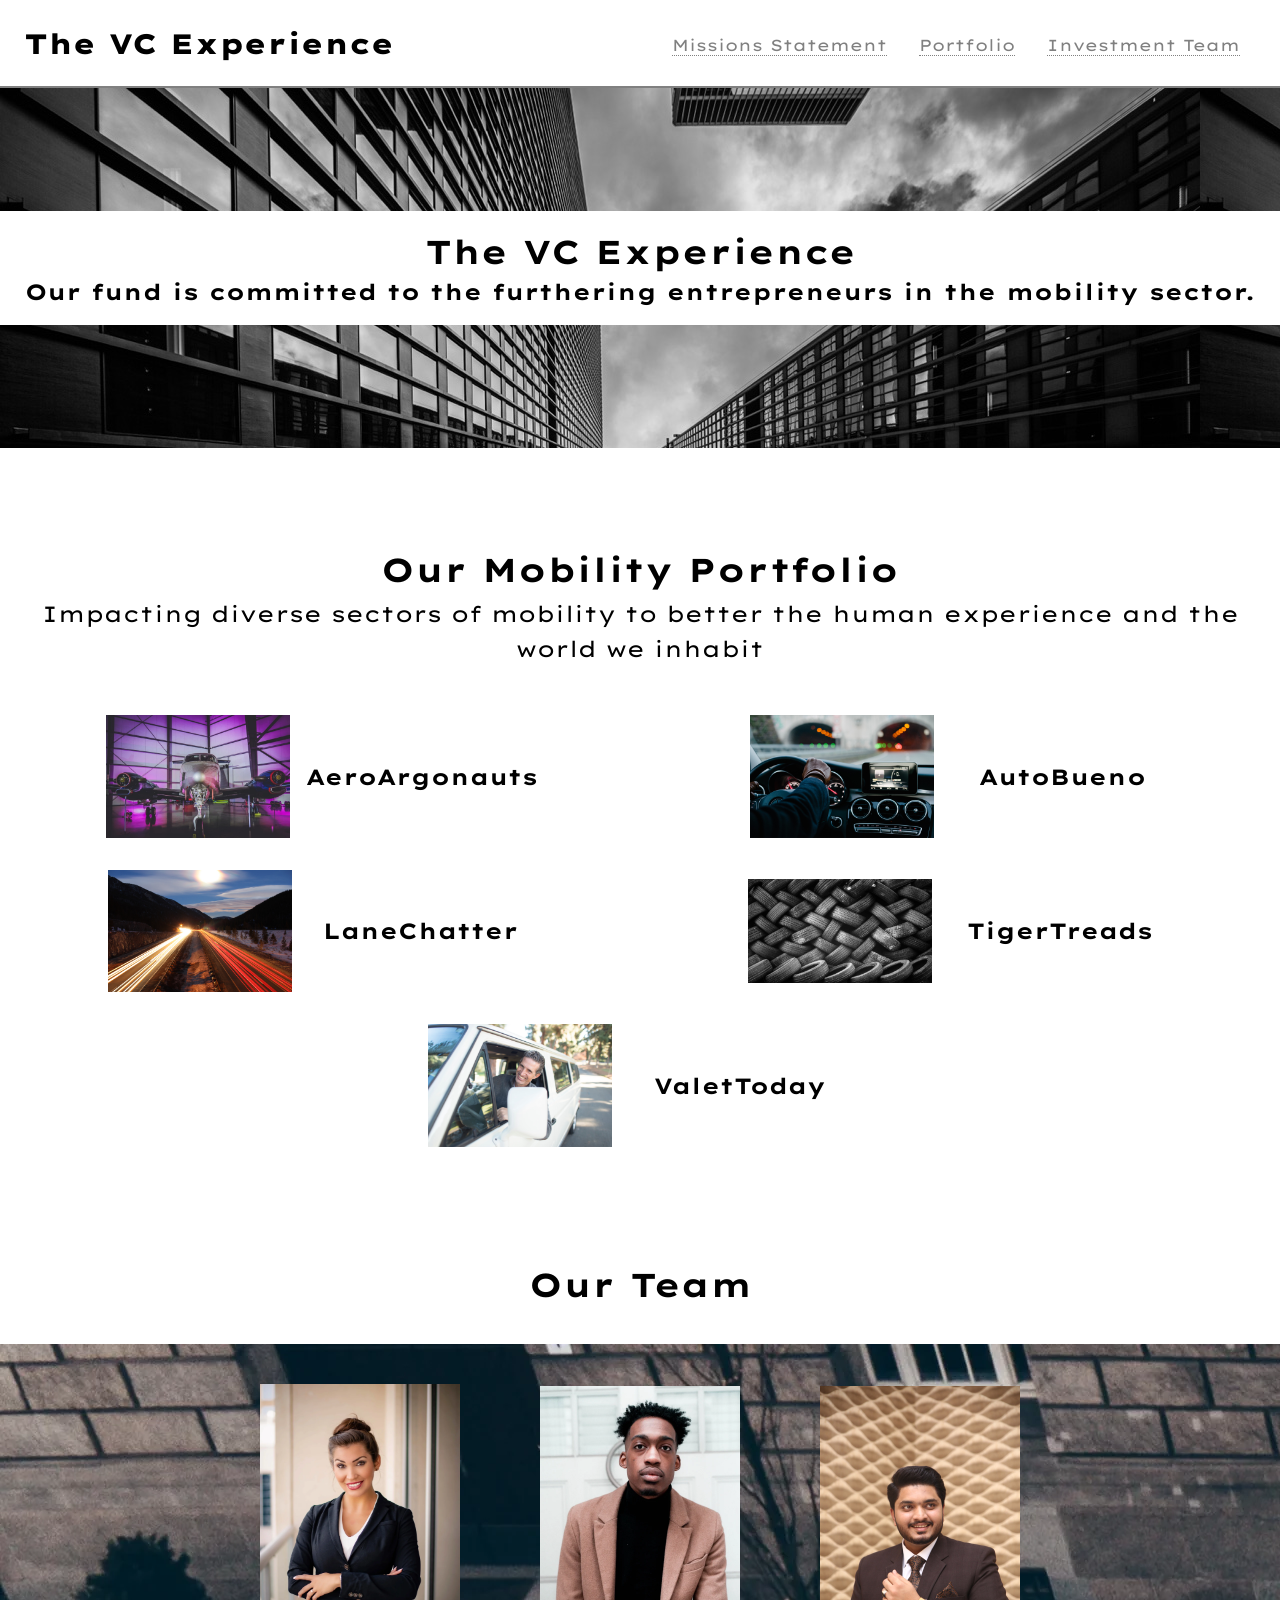
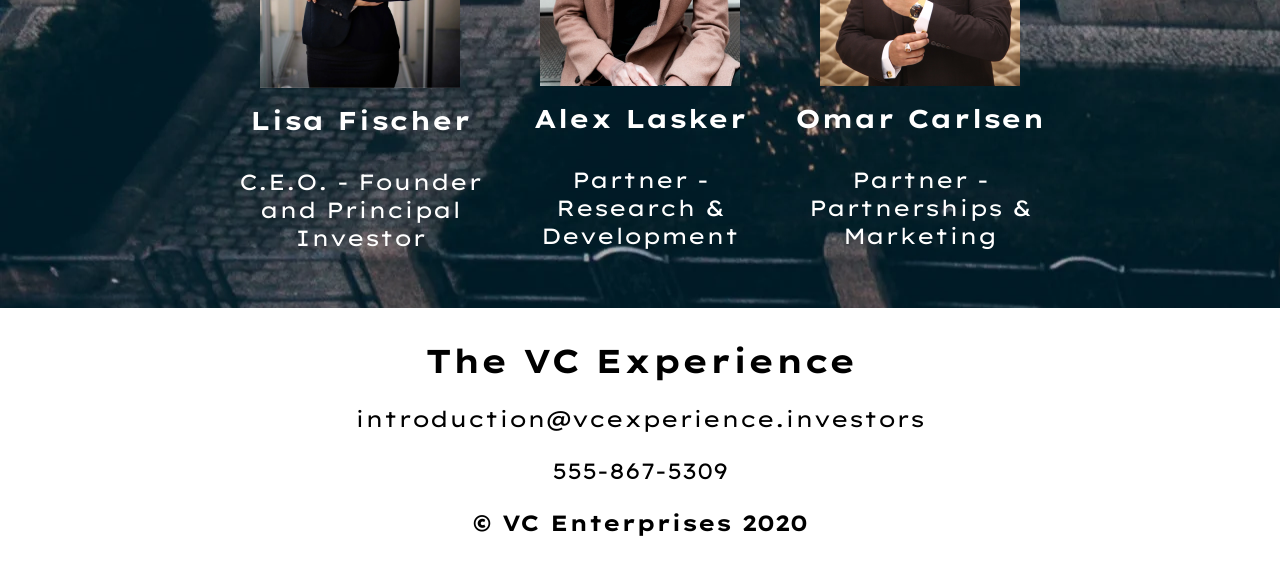
<file: Finished/Company Home Page/index.html>
<!DOCTYPE html>
<html>
  <head>
    <link rel="shortcut icon" href="favicon.ico" type="image/x-icon">
    <link href="https://fonts.googleapis.com/css?family=Lexend+Mega" rel="stylesheet" type="text/css">
    <link rel="stylesheet" href="styles.css" type="text/css">

    <title>VC Enterprise Portfolio</title>
  </head>

  <body>
    <div class="page">
      <header>
        <nav class="nav">
          <div class="logo">
            <p>The VC Experience</p>
          </div>
          <ul>
            <li><a href="#mission">Missions Statement</a></li>
            <li><a href="#portfolio">Portfolio</a></li>
            <li><a href="#team">Investment Team</a></li>
          </ul>
        </nav>
        <div class="hero">
          <div class="title">
            <h2>The VC Experience</h2>
            <h4>Our fund is committed to the furthering entrepreneurs in the mobility sector.</h4>
          </div>
        </div>
      </header>
      <main>
        <section class="portfolio">
          <div class="section-header">
            <h2>Our Mobility Portfolio</h2>
            <span>Impacting diverse sectors of mobility to better the human experience and the world we inhabit</span>
          </div>
          <div class="companies">
            <div class="company">
              <img src="resources/hangar.jpg">
              <span>AeroArgonauts</span>
            </div>
            <div class="company">
              <img src="resources/dashboard.jpg">
              <span>AutoBueno</span>
            </div>
            <div class="company">
              <img src="resources/blurred-lights.jpg">
              <span>LaneChatter</span>
            </div>
            <div class="company">
              <img src="resources/tires.jpg">
              <span>TigerTreads</span>
            </div>
            <div class="company">
              <img src="resources/truck.jpg">
              <span>ValetToday</span>
            </div>
          </div>
        </section>
        
        <section class="team">
          <div class="section-header">
            <h2>Our Team</h2>
          </div>
          <div class="teammates">
            <div class="teammate">
              <img src="resources/employee-one.jpg">
              <h3>Lisa Fischer</h3>
              <p>C.E.O. - Founder and Principal Investor</p>
            </div>
            <div class="teammate">
              <img src="resources/employee-two.jpg">
              <h3>Alex Lasker</h3>
              <p>Partner - Research & Development</p>
            </div>
            <div class="teammate">
              <img src="resources/employee-three.jpg">
              <h3>Omar Carlsen</h3>
              <p>Partner - Partnerships & Marketing</p>
            </div>
          </div>
        </section>
      </main>
      <footer>
        <h2>The VC Experience</h2>
        <p>introduction@vcexperience.investors</p>
        <p>555-867-5309</p>
        <h4>© VC Enterprises 2020</h4>
      </footer>
    </div>
  </body>
</html>
</file>
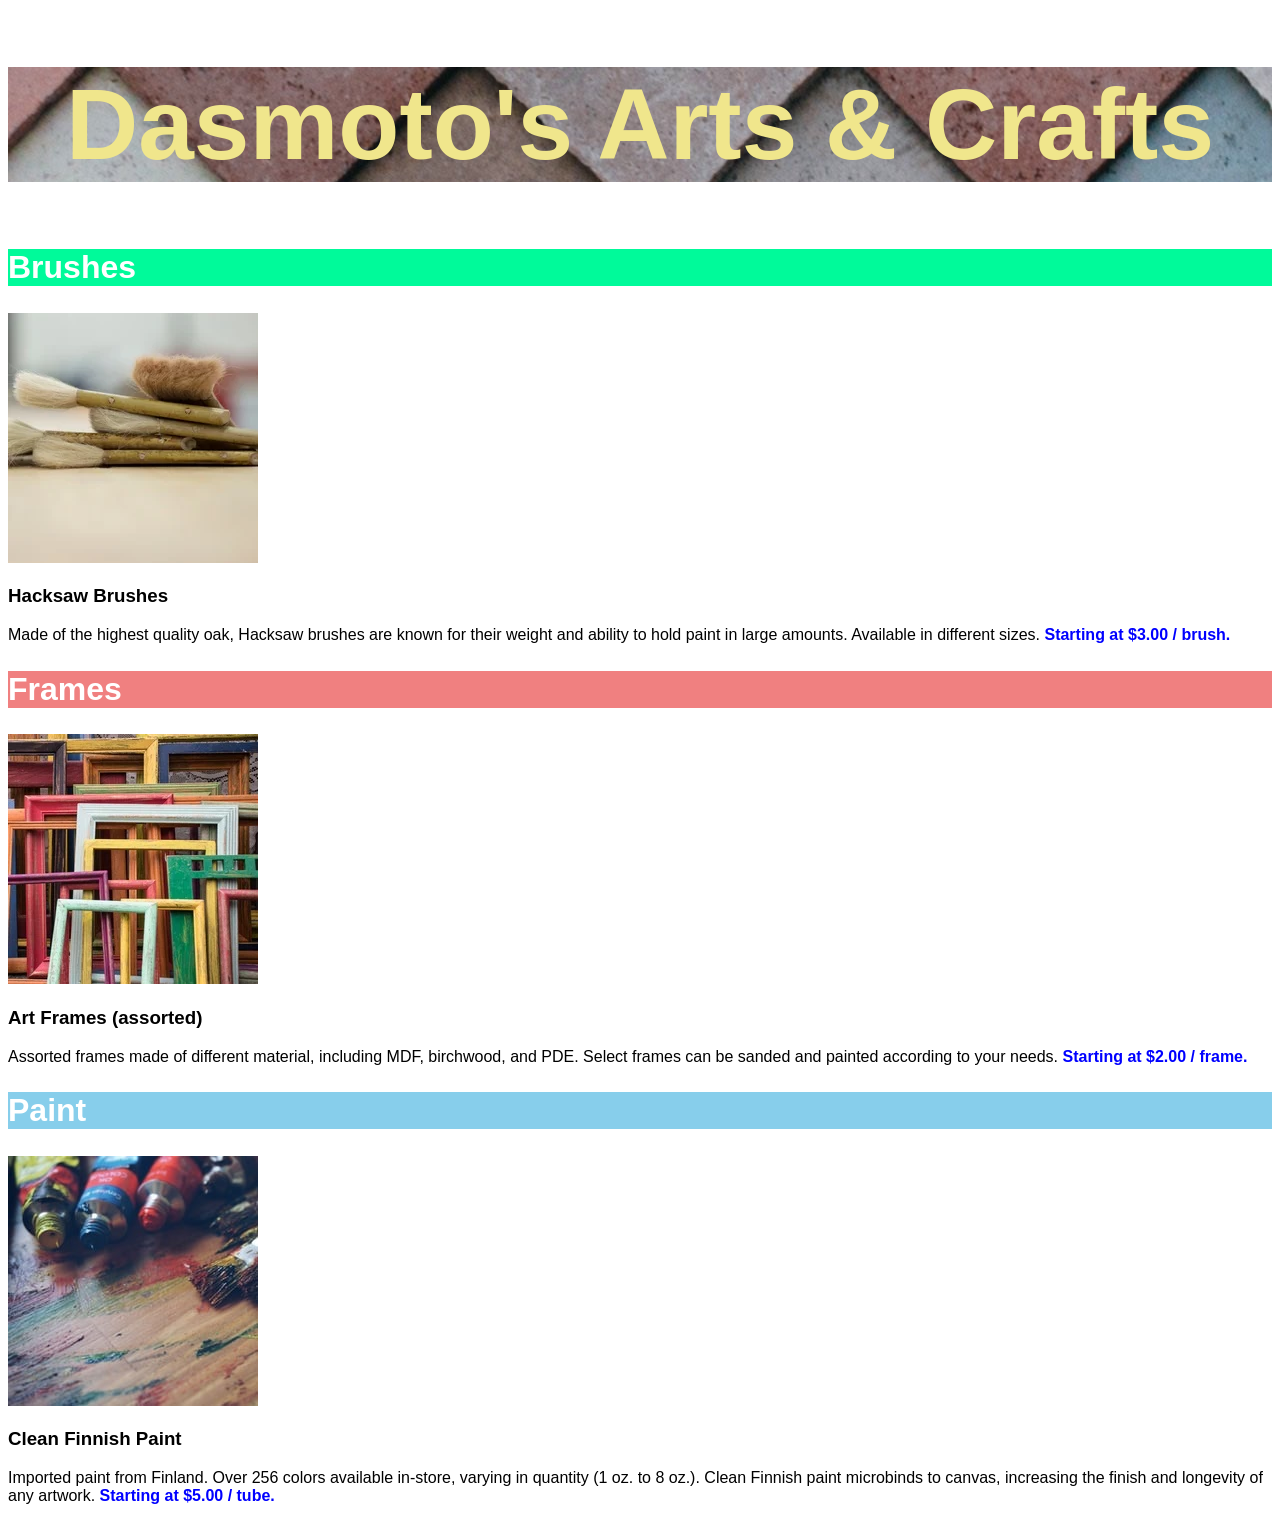
<file: Finished/Dasmotos/index.html>
<!DOCTYPE html>
<html lang="en">
<head>
    <meta charset="UTF-8">
    <meta name="viewport" content="width=device-width, initial-scale=1.0">
    <title>Dasmoto's Arts & Crafts</title>
    <link rel="stylesheet" href="./resources/css/style.css" type="text/css">
    <title>Dasmoto's Arts & Crafts</title>
</head>
<body>
    <header>
        <h1>Dasmoto's Arts & Crafts</h1>
    </header>
    <main>
        <section>
            <h2 id="brushes">Brushes</h2>
            <img src="./images/hacksaw.jpeg">
            <h3>Hacksaw Brushes</h3>
            <p>
                Made of the highest quality oak, Hacksaw brushes are known for their weight and ability to hold paint in large amounts. 
                Available in different sizes. 
                <span class="price">Starting at $3.00 / brush.</span>
            </p>
        </section>

        <section>
            <h2 id="frames">Frames</h2>
            <img src="./images/frames.jpeg">
            <h3>Art Frames (assorted)</h3>
            <p>
                Assorted frames made of different material, including MDF, birchwood, and PDE. 
                Select frames can be sanded and painted according to your needs. 
                <span class="price">Starting at $2.00 / frame.</span>
            </p>
        </section>

        <section>
            <h2 id="paint">Paint</h2>
            <img src="./images/finnish.jpeg">
            <h3>Clean Finnish Paint</h3>
            <p>
                Imported paint from Finland. Over 256 colors available in-store, varying in quantity (1 oz. to 8 oz.). 
                Clean Finnish paint microbinds to canvas, increasing the finish and longevity of any artwork. 
                <span class="price">Starting at $5.00 / tube.</span>
            </p>
        </section>
    </main>
</body>
</html>
</file>
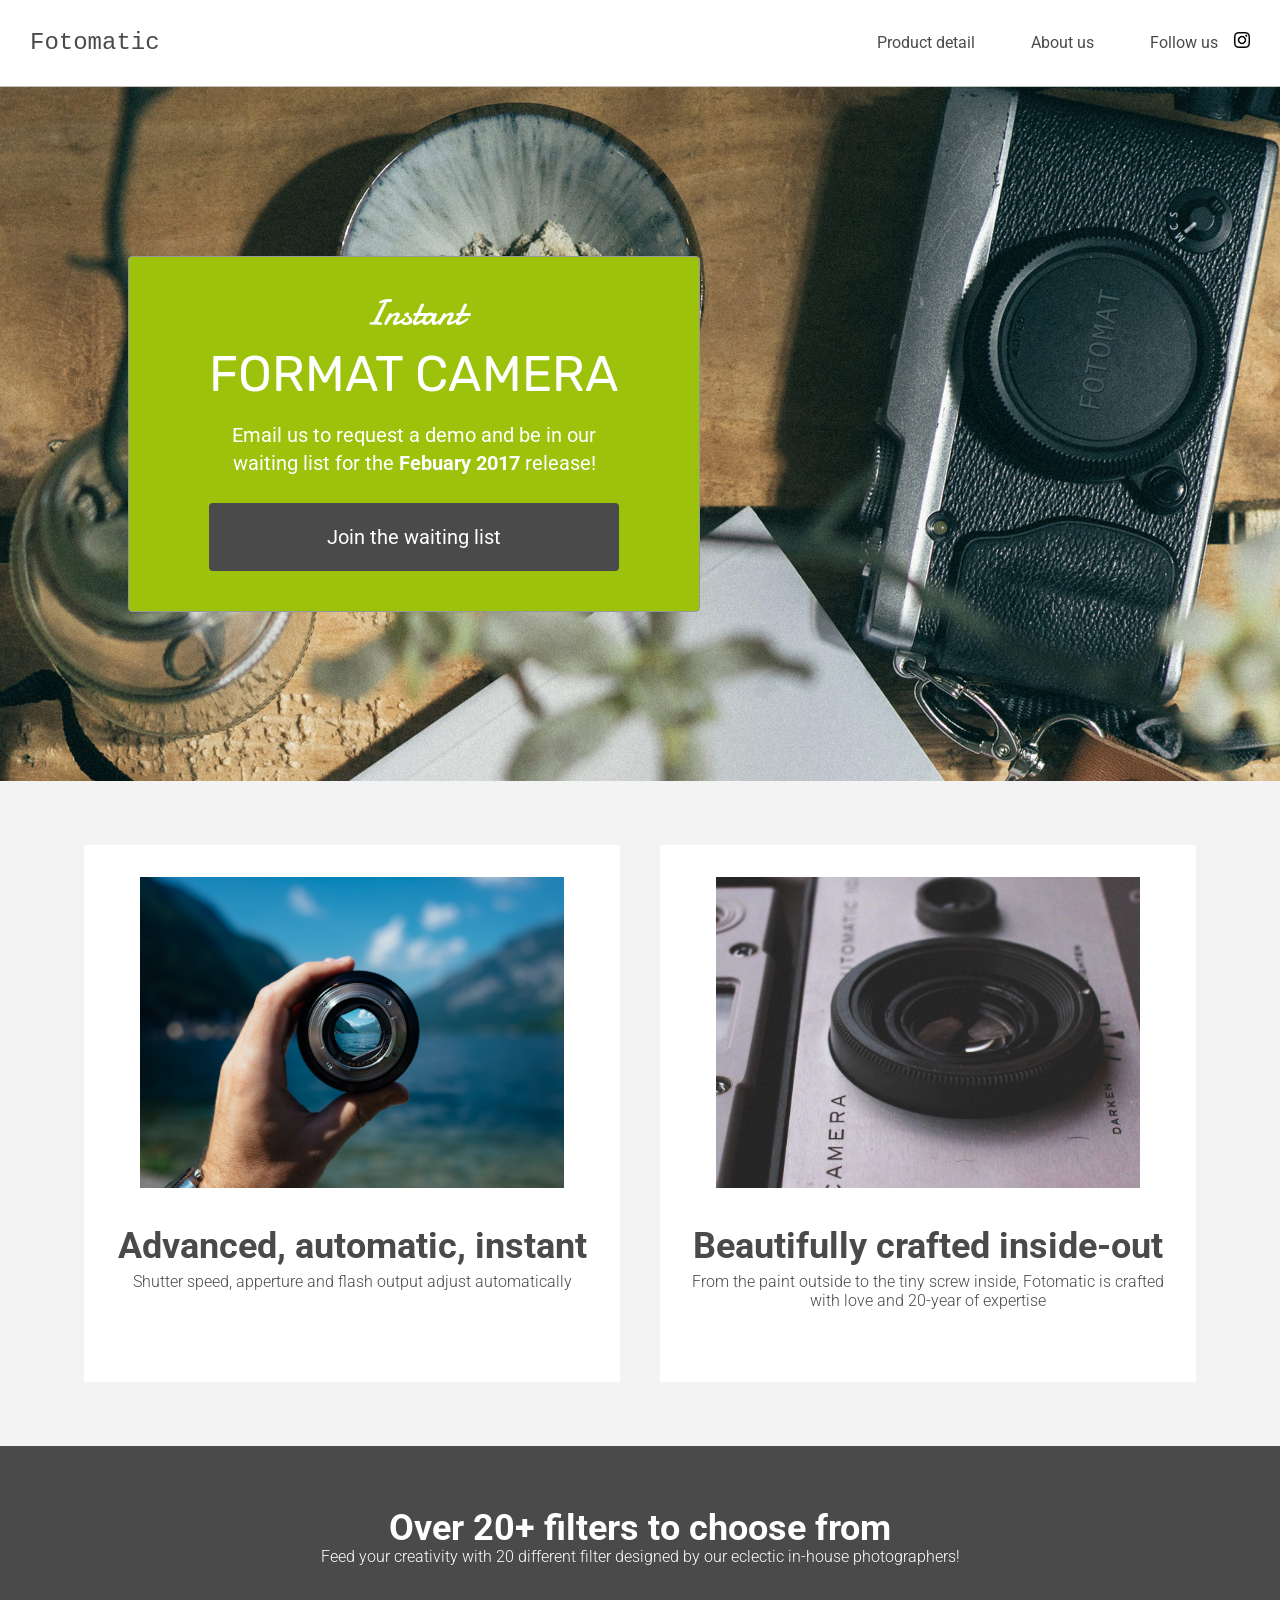
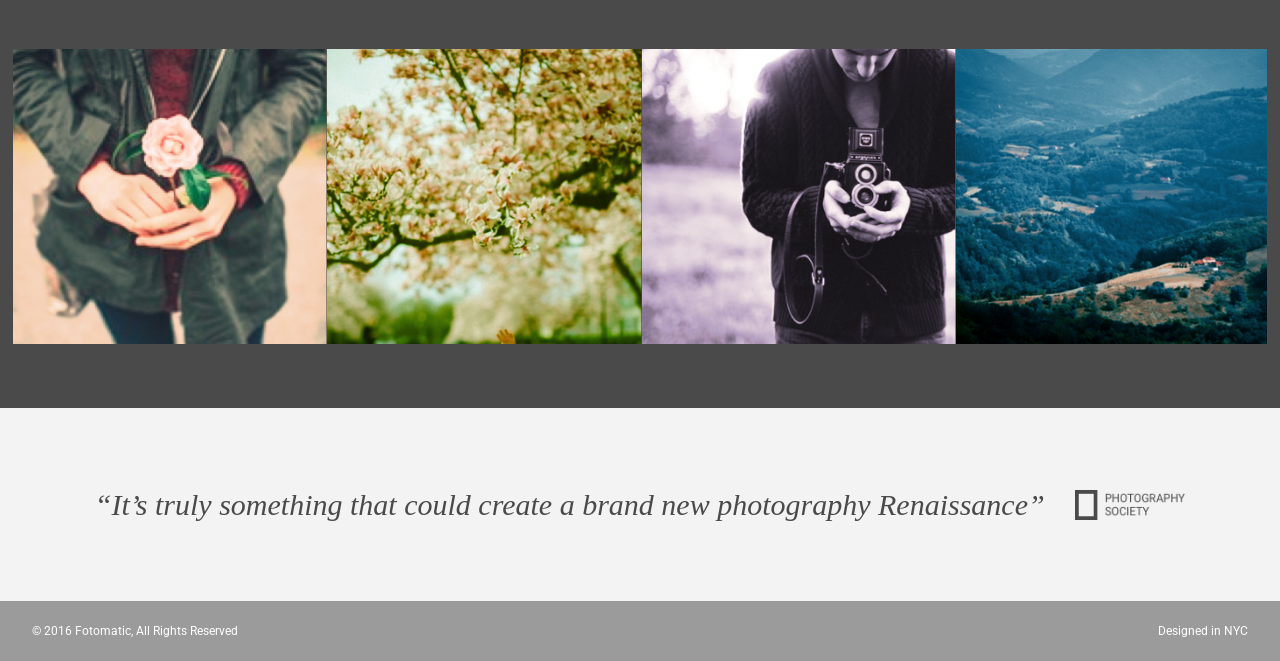
<file: Finished/Fotomatic/index.html>
<!DOCTYPE html>
<html>
<head>
  <title>Fotomatic</title>
  <link href="https://fonts.googleapis.com/css?family=Damion" rel="stylesheet">
  <link href="https://fonts.googleapis.com/css?family=Rubik" rel="stylesheet">
  <link href="https://fonts.googleapis.com/css?family=Roboto:300,400,600,700" rel="stylesheet">
  <link rel="stylesheet" href="./resources/css/reset.css">
  <link rel="stylesheet" href="./resources/css/style.css">
  <meta charset="UTF-8">
</head>
<body>
  <!-- Header -->
  <header>
    <div class="content">
      <a href="index.html" class="desktop logo">Fotomatic</a>
      <nav class="desktop">
        <ul>
          <li><a href="#">Product detail</a></li>
          <li><a href="#">About us</a></li>
          <li><a href="https://www.instagram.com/">Follow us <img class="icon" src="./resources/images/instagram.png"></a></li>
          <li><a href="#" class="button">Join us</a></li>
        </ul>
      </nav>
      <nav class="mobile">
        <ul>
          <li><a href="#"><img src="./resources/images/ic-logo.svg"></a></li>
          <li><a href="#"><img src="./resources/images/ic-product-detail.svg"></a></li>
          <li><a href="#"><img src="./resources/images/ic-about-us.svg"></a></li>
          <li><a href="#" class="button">Join us</a></li>
        </ul>
      </nav>
    </div>
  </header>

  <!-- Main Content -->
  <div class="main-content">

    <!-- Sign Up Section -->
    <div id="sign-up-section" class="banner">
      <div id="sign-up-cta">
        <div class="content center">
          <div class="header">
            <h2 class="cursive">Instant</h2>
            <h1 class="striking">FORMAT CAMERA</h1>
          </div>
          <div class="email">
            <span>
              Email us to request a demo and be in our waiting list for the <strong>Febuary 2017</strong> release!
            </span>
            <div class="button">Join the waiting list</div>
          </div>
        </div>
      </div>
    </div>

    <!-- Features Section -->
    <div id="features-section">
      <div class="feature">
        <div class="center">
          <div class="image-container">
            <img src="resources/images/feature-1.png" />
          </div>
          <div class="content">
            <h2>Advanced, automatic, instant</h2>
            <h3>Shutter speed, apperture and flash output adjust automatically</h3>
          </div>
        </div>
      </div>
      <div class="feature">
        <div class="center">
          <div class="image-container">
            <img src="resources/images/feature-2.png" />
          </div>
          <div class="content">
            <h2>Beautifully crafted inside-out</h2>
            <h3>From the paint outside to the tiny screw inside, Fotomatic is crafted with love and 20-year of expertise</h3>
          </div>
        </div>
      </div>
    </div>

    <!-- Filters Section -->
    <div id="filters-section">
      <div class="content center">
        <h2>Over 20+ filters to choose from</h2>
        <h3>Feed your creativity with 20 different filter designed by our eclectic in-house photographers!</h3>
      </div>
      <div class="images-container">
        <div class="image-container">
          <img src="./resources/images/filter-1.png" />
        </div>
        <div class="image-container">
          <img src="./resources/images/filter-2.png" />
        </div>
        <div class="image-container">
          <img src="./resources/images/filter-3.png" />
        </div>
        <div class="image-container extra">
          <img src="./resources/images/filter-4.png" />
        </div>
      </div>
    </div>

    <!-- Quotes Section -->
    <div id="quotes-section">
      <div class="content center">
        <span class="quote">“It’s truly something that could create a brand new photography Renaissance”</span>
        <img class="quote-citation" src="./resources/images/photography-logo.png" />
      </div>
    </div>

     <!-- Footer -->
    <footer>
      <div class="content">
        <span class="copyright">© 2016  Fotomatic, All Rights Reserved</span>
        <span class="location">Designed in NYC</span>
      </div>
    </footer>

  </div>
</body>
</html>
</file>
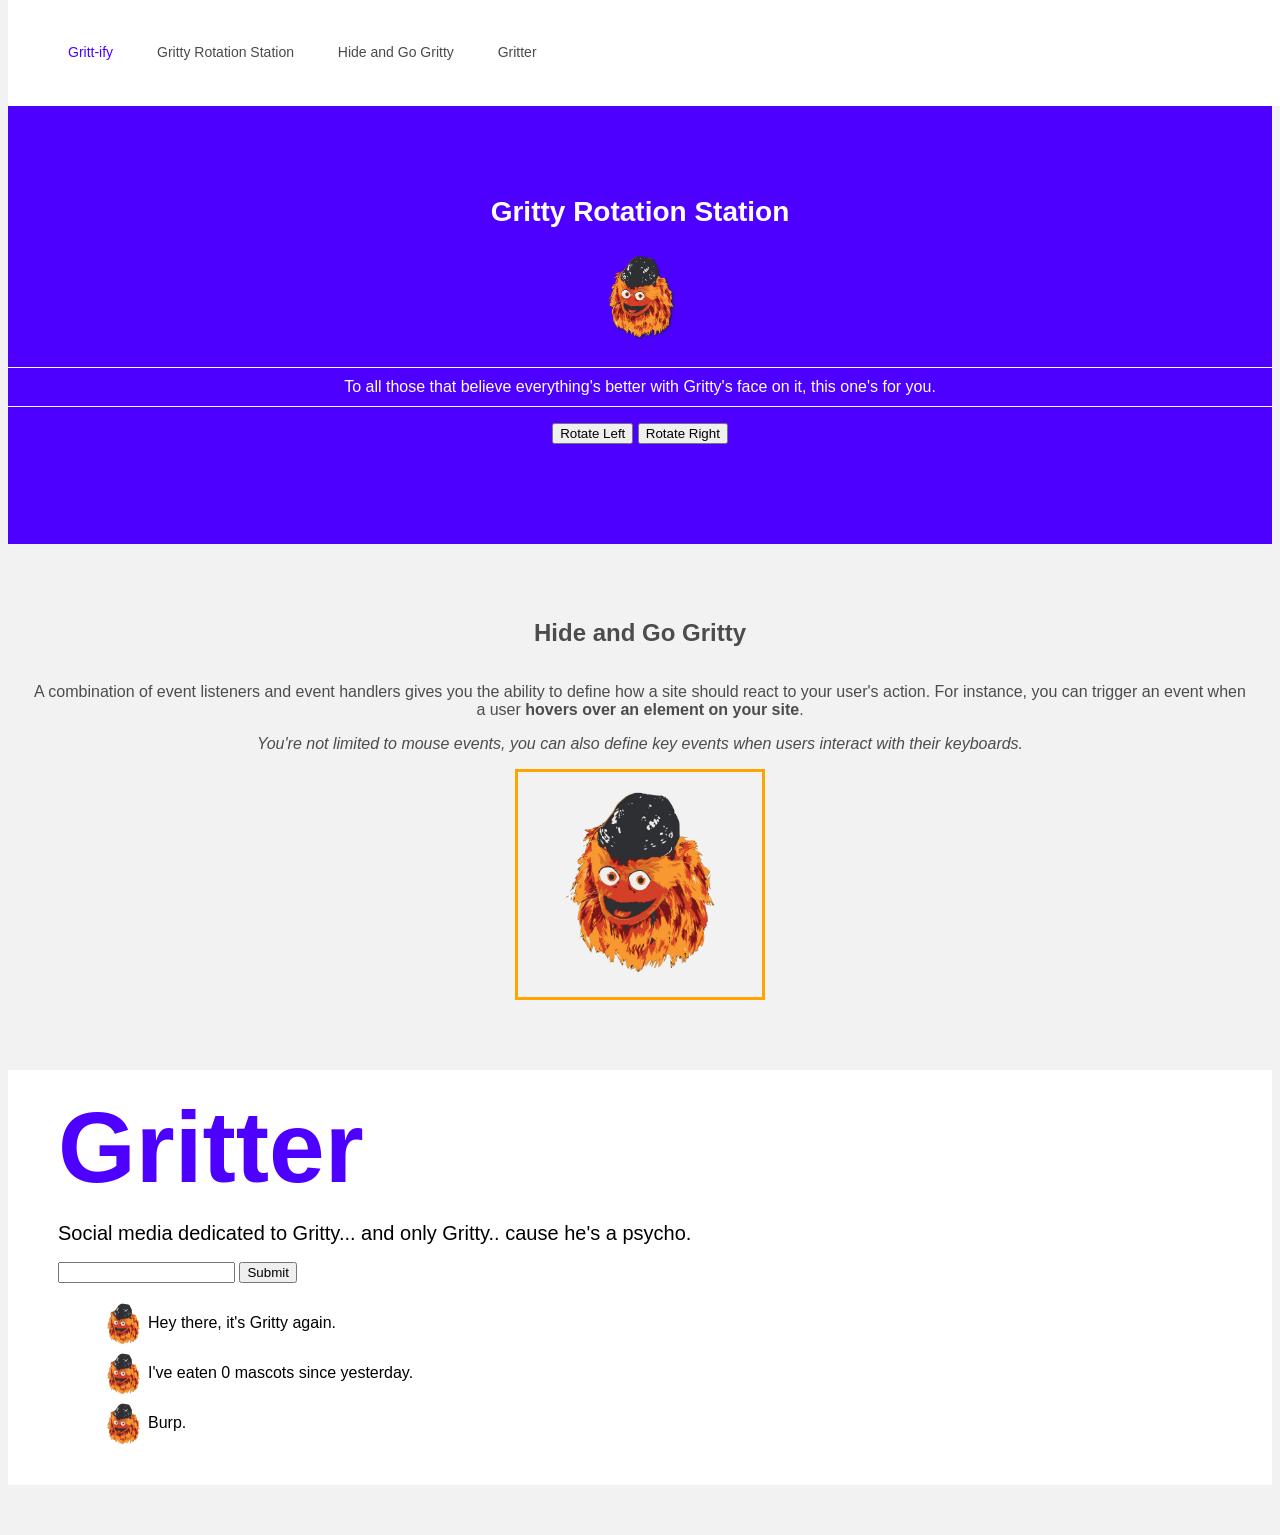
<file: Finished/gritt-ify-master/index.html>
<!DOCTYPE html>
<html>

<head>
    <title>Gritty-ify</title>
    <link rel="stylesheet" type="text/css" href="styles/style.css">
</head>

<body>
        
    <!-- Header -->
    <nav class="header">
        <ul>
            <li><a class="home" href="#top">Gritt-ify</a></li>
            <li><a class="pagelink" href="#gritty-rotation-station">Gritty Rotation Station</a></li>
            <li><a class="pagelink" href="#hide-and-go">Hide and Go Gritty</a></li>
            <li><a class="pagelink" href="#gritter">Gritter</a></li>
        </ul>
    </nav>

    <!-- Rotation Station Section -->
    <div class="banner" id="gritty-rotation-station">
        <h1>Gritty Rotation Station</h1>
        <img id="small-gritty" src="./assets/better_than_drake.png" alt="Gritty face PNG" />
        <p>To all those that believe everything's better with Gritty's face on it, this one's for you.</p>
        <button type="button" id="rotate-left-button">Rotate Left</button>
        <button type="button" id="rotate-right-button">Rotate Right</button>
    </div>

    <!-- Hide and Go Section -->
    <div id="hide-and-go">
        <h2>Hide and Go Gritty</h2>
        <p>A combination of event listeners and event handlers gives you the ability to define how a site should react to your user's action. For instance, you
            can trigger an event when a user <strong>hovers over an element on your site</strong>.</p>
        <p><em>You're not limited to mouse events, you can also define key events when users interact with their
                keyboards.</em></p>
        <div class="border" id="gritty-border">
            <img class="" id="toggle-gritty" src="./assets/better_than_drake.png" alt="Gritty face PNG" />
        </div>
    </div>

    <!-- Gritter section -->
    <div class="gritter-card">
        <span class="gritter bold" id="gritter">Gritter</span>
        <p class="subheader">Social media dedicated to Gritty... and only Gritty.. cause he's a psycho.</p>
        <form id="gritter-form">
            <input type='text' name='greet' />
            <input type="submit" value="Submit">
        </form>
        <div id="greets">
            <ul>
                <li>
                    <div class='avatar'></div><span>Hey there, it's Gritty again.</span>
                </li>
                <li>
                    <div class='avatar'></div><span>I've eaten 0 mascots since yesterday.</span>
                </li>
                <li>
                    <div class='avatar'></div><span>Burp.</span>
                </li>
            </ul>
        </div>
    </div>

    <script src="./js/add-functionality-gritty.js"></script>
</body>

</html>
</file>
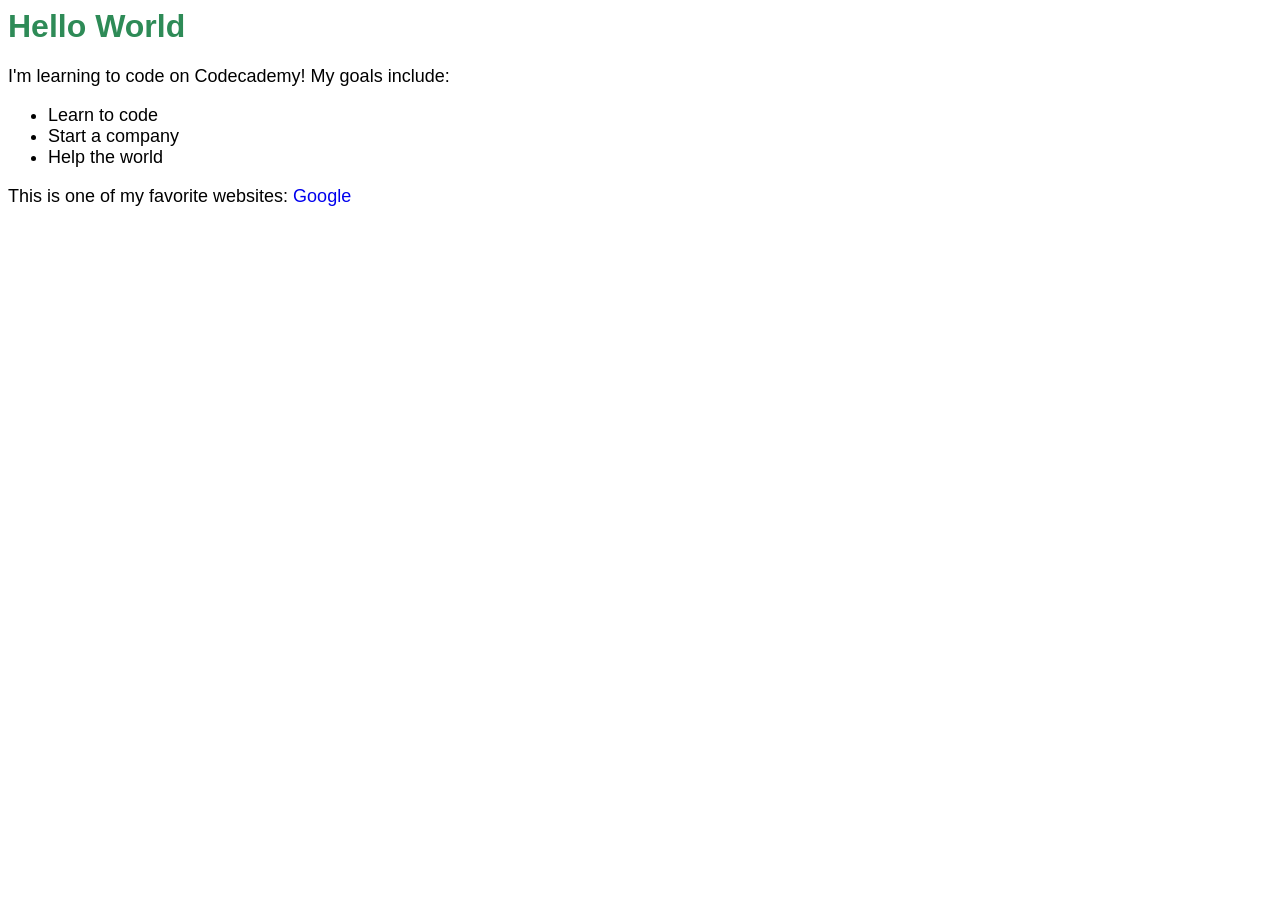
<file: Finished/HelloWorld/index.html>
<html> 
  <head>
    <title>Hello World</title>
    <link href="./resources/css/style.css" rel="stylesheet" type="text/css">
  </head>

  <body> 
    <h1>Hello World</h1>
    <p>I'm learning to code on Codecademy! My goals include:</p>
    <ul>
      <li>Learn to code</li>
      <li>Start a company</li>
      <li>Help the world</li>
    </ul>
    <p>This is one of my favorite websites: <a href="https://www.google.com/" target="_blank">Google</a></p>
  </body>
</html>
</file>
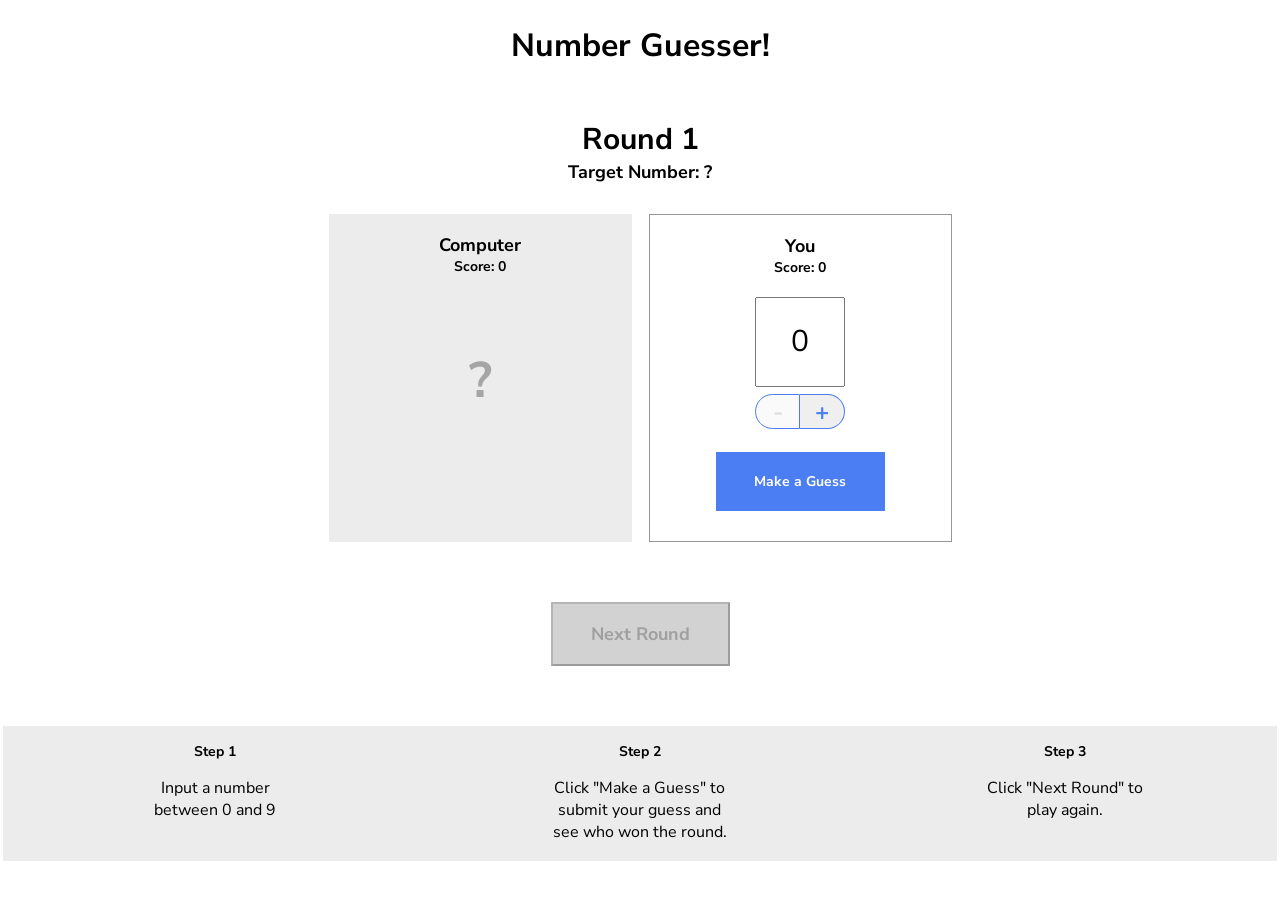
<file: Finished/number-guesser-starting/index.html>
<!doctype html>

<html>
  <head>
    <title>Number Guesser</title>
    <link href="https://fonts.googleapis.com/css?family=Nunito+Sans:400,700" rel="stylesheet">
    <link rel="stylesheet" href="./style.css">
  </head>
  <body>
    <div class="game-container">
      <header>
        <h1>Number Guesser!</h1>
      </header>
      
      <div class="rounds">
        <p class="round-label">Round <span id="round-number">1</span></p>
        <p class="guess-label">Target Number: <span id="target-number">?</span></p>
      </div>

      <div class="guessing-area">
        <div class="guess computer-guess">
          <div class="guess-title">
            <p class="guess-label">Computer</p>
            <p class="score-label">Score: <span id="computer-score">0</span></p>
          </div>
          <p id="computer-guess">?</p>
          <p class="winning-text" id="computer-wins"></p>
        </div>
        <div class="guess human-guess">
          <div class="guess-title">
            <p class="guess-label">You</p>
            <p class="score-label">Score: <span id="human-score">0</span></p>
          </div>
          <input type="number" id="human-guess" min=0 max=9 value=0>
          <div class="number-controls">
            <button class="number-control left" id="subtract" disabled>-</button>
            <button class="number-control right" id="add">+</button>
          </div>
          <button class="button" id="guess">Make a Guess</button>
        </div>
      </div>

      <div class="next-round-container">
        <button class="button" id="next-round" disabled>Next Round</button>
      </div>

    </div>
    
    <div class="instructions">
      <div class="instruction">
        <h3>Step 1</h3>
        <p>Input a number between 0 and 9</p>
      </div>
      <div class="instruction">
        <h3>Step 2</h3>
        <p>Click "Make a Guess" to submit your guess and see who won the round.</p>
      </div>
      <div class="instruction">
        <h3>Step 3</h3>
        <p>Click "Next Round" to play again.</p>
      </div>
    </div>

    <script src="./script.js"></script>
    <script src="./game.js"></script>
  </body>
</html>
</file>
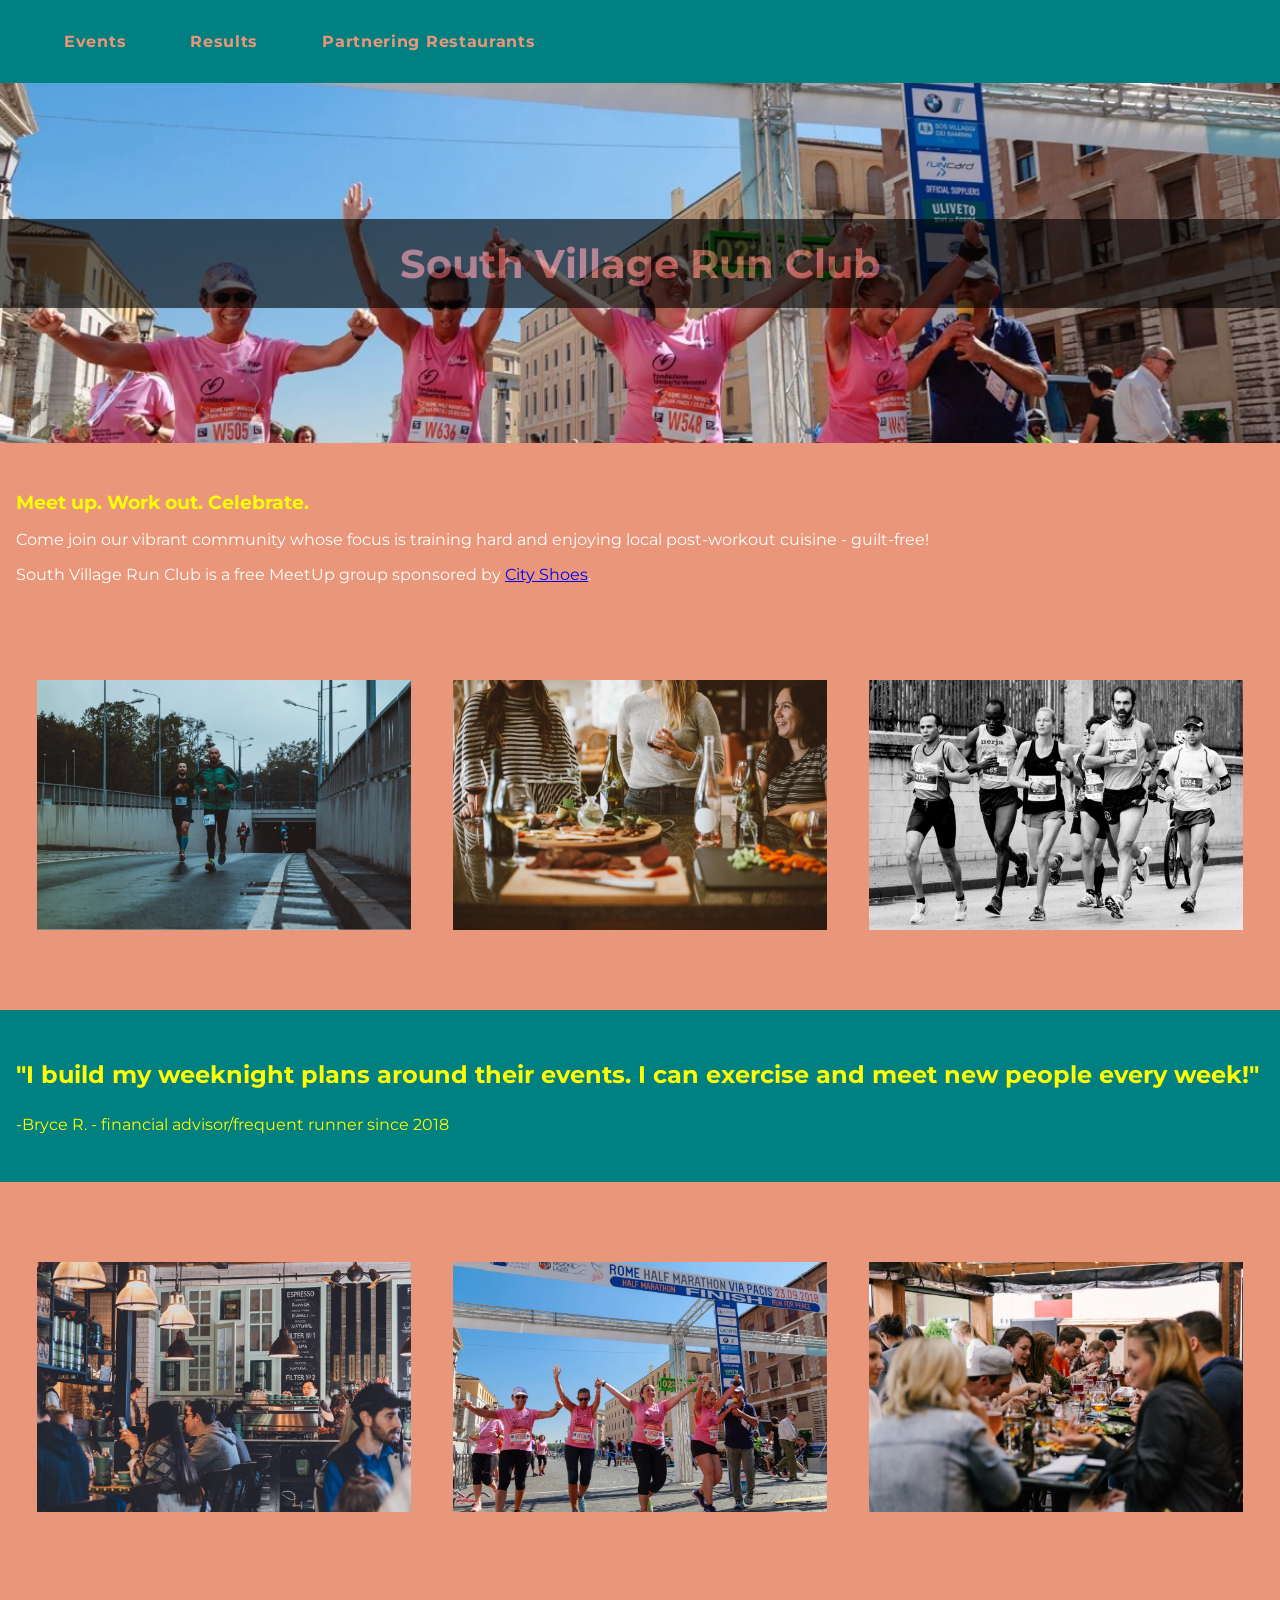
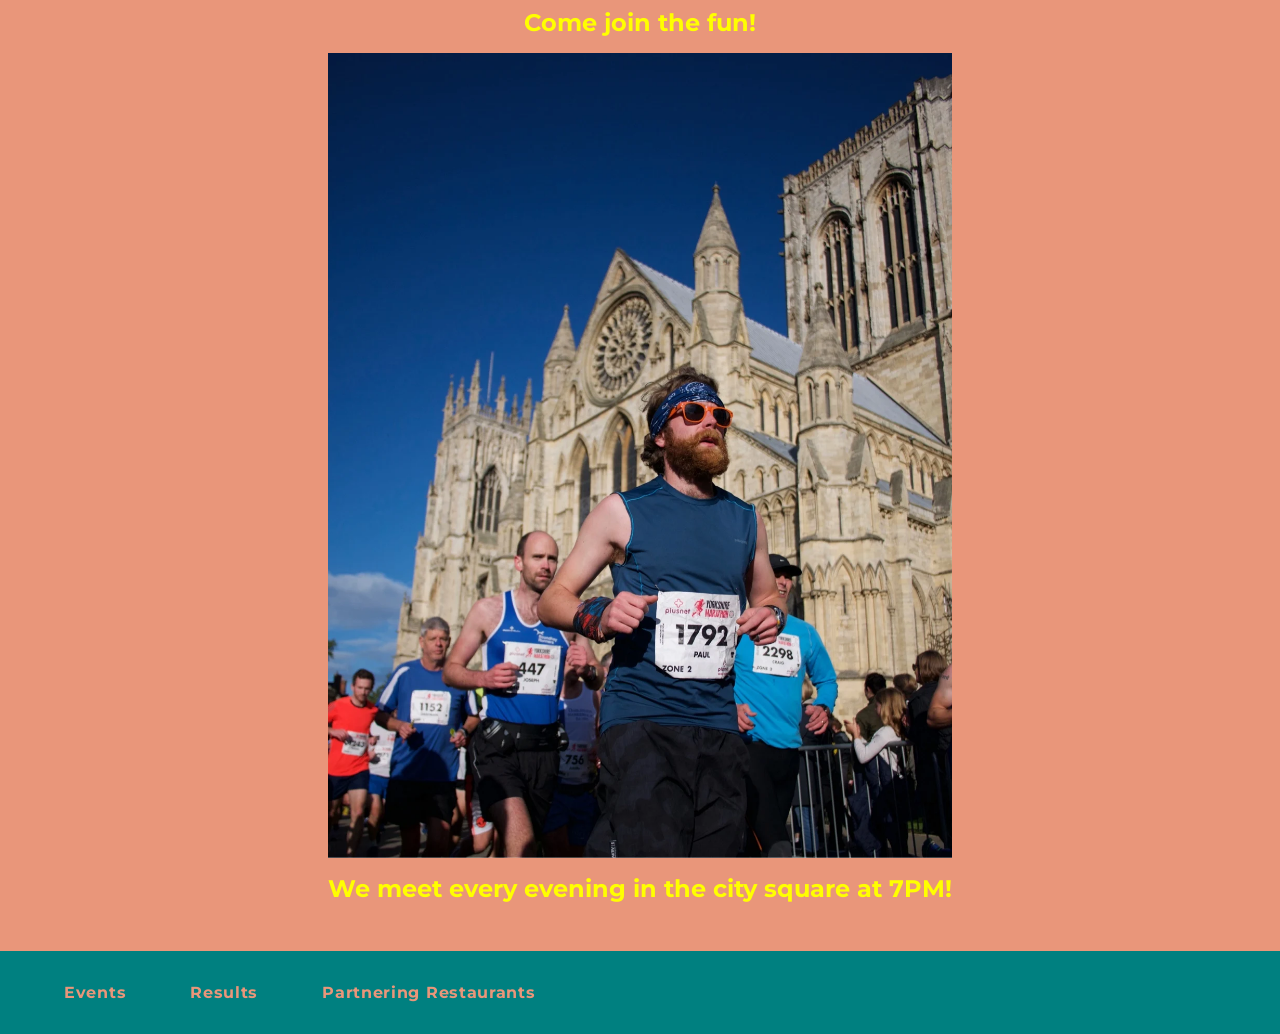
<file: Finished/Responsive Club Website/index.html>
<html>
    <head>
        <link href="https://fonts.googleapis.com/css?family=Montserrat" rel="stylesheet" type="text/css">

        <link rel="stylesheet" href="styles.css">
        <title>South Village Run Club</title>
    </head>
    <body>
        <header>
            <nav class="nav">
                <ul>
                    <li><a href="#">Events</a></li>
                    <li><a href="#">Results</a></li>
                    <li><a href="#">Partnering Restaurants</a></li>
                </ul>
            </nav>
            <div class="hero">
                <div class="title">South Village Run Club</div>
            </div>
        </header>
        <section class="about">
            <h3>Meet up. Work out. Celebrate.</h3>
            <p>Come join our vibrant community whose focus is training hard and enjoying local post-workout cuisine - guilt-free!</p>
            <p>South Village Run Club is a free MeetUp group sponsored by <a href="#">City Shoes</a>.</p>
        </section>
        <section class="img-row">
            <img src="resources/tunnel-runners.jpg"></img>
            <img src="resources/meetup-wine.jpg"></img>
            <img src="resources/runners-grayscale.jpg"></img>
        </section>
        <section class="quote">
            <h2>"I build my weeknight plans around their events. I can exercise and meet new people every week!"</h2>
            <p>-Bryce R. - financial advisor/frequent runner since 2018</p>
        </section>
        <section class="img-row">
            <img src="resources/coffeshop.jpg"></img>
            <img src="resources/marathon-runners.jpg"></img>
            <img src="resources/hangouts.jpg"></img>
        </section>
        <section class="info">
            <h2>Come join the fun!</h2>
            <img src="resources/runners-church.jpg">
            <h2>We meet every evening in the city square at 7PM!</h2>
        </section>
        <footer>
            <nav class="nav">
                <ul>
                    <li><a href="#">Events</a></li>
                    <li><a href="#">Results</a></li>
                    <li><a href="#">Partnering Restaurants</a></li>
                </ul>
            </nav>
        </footer>
    </body>
</html>
</file>
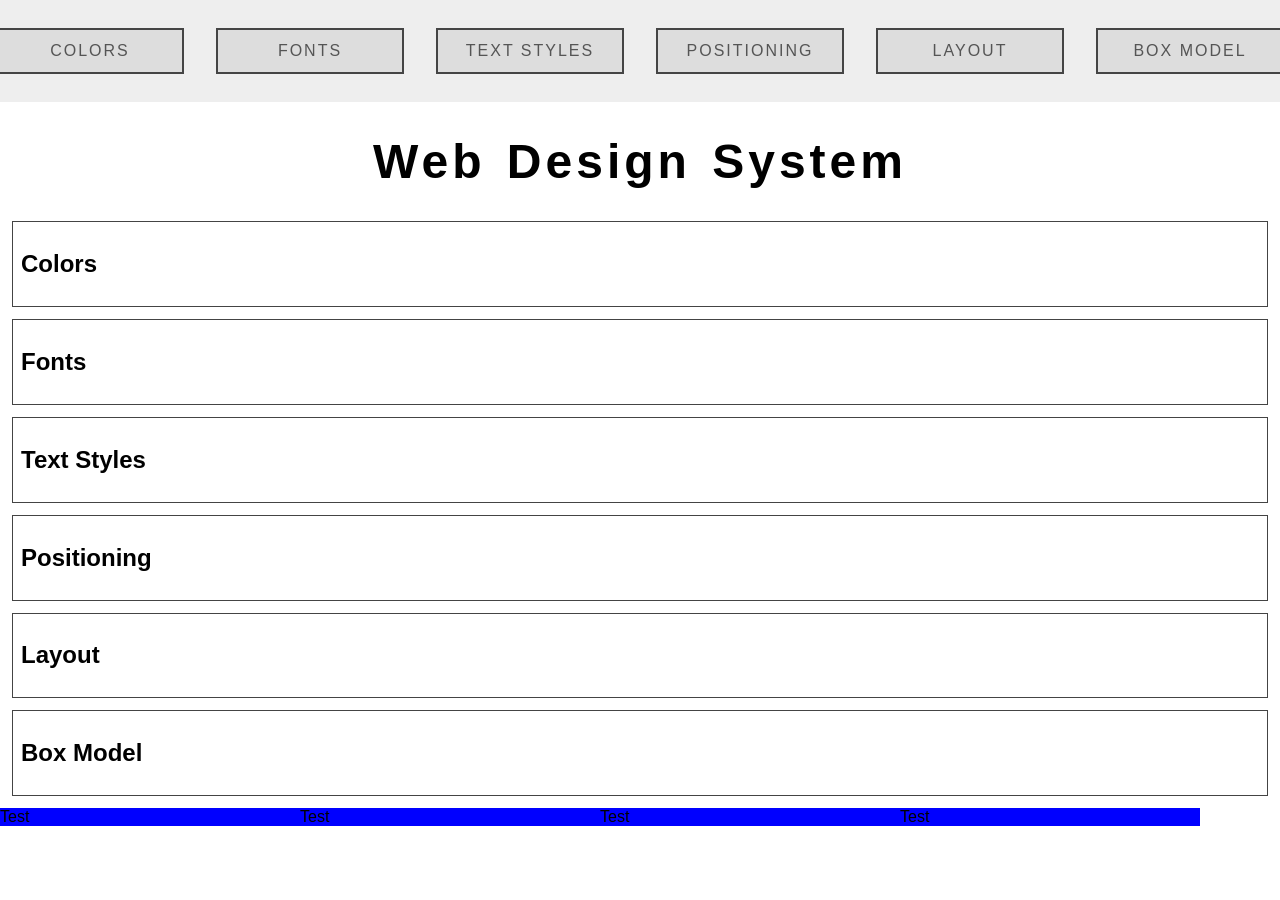
<file: To-Do/Design_System/index.html>
<!--https://www.codecademy.com/journeys/full-stack-engineer/paths/fscj-22-web-development-foundations/tracks/fscj-22-improved-styling-with-css/modules/wdcp-22-build-a-website-design-system-2a08b912-678e-4186-ab57-86a0fb0ca601/projects/independent-project-web-design-system-->
<!DOCTYPE html>
<html>
    <head>
        <title>Tarcies' Design System</title>
        <link rel="stylesheet" href="style.css">
    </head>
    <body>
        <header>
            <nav>
                <ul class="navigation">
                    <li>
                        <a href="#colors">Colors</a>
                    </li>
                    <li>
                        <a href="#fonts">Fonts</a>
                    </li>
                    <li>
                        <a href="#textStyles">Text Styles</a>
                    </li>
                    <li>
                        <a href="#positioning">Positioning</a>
                    </li>
                    <li>
                        <a href="#layout">Layout</a>
                    </li>
                    <li>
                        <a href="#boxModel">Box Model</a>
                    </li>
                </ul>
            </nav>
            <h1>Web Design System</h1>
        </header>
        <main>
            <section class="design" id="colors">
                <h2>Colors</h2>
                <p>
                </p>
            </section>
            <section class="design" id="fonts">
                <h2>Fonts</h2>
                <p>
                </p>
            </section>
            <section class="design" id="textStyles">
                <h2>Text Styles</h2>
                <p>
                </p>
            </section>
            <section class="design" id="positioning">
                <h2>Positioning</h2>
                <p>
                </p>
            </section>
            <section class="design" id="layout">
                <h2>Layout</h2>
                <p>
                </p>
            </section>
            <section class="design" id="boxModel">
                <h2>Box Model</h2>
                <p>
                </p>
            </section>
            <div id="container">
                <div class="box">
                    Test
                </div>
                <div class="box">
                    Test
                </div>
                <div class="box">
                    Test
                </div>
                <div class="box">
                    Test
                </div>
            </div>
        </main>
        <footer>
        </footer>
    </body>
</html>
</file>
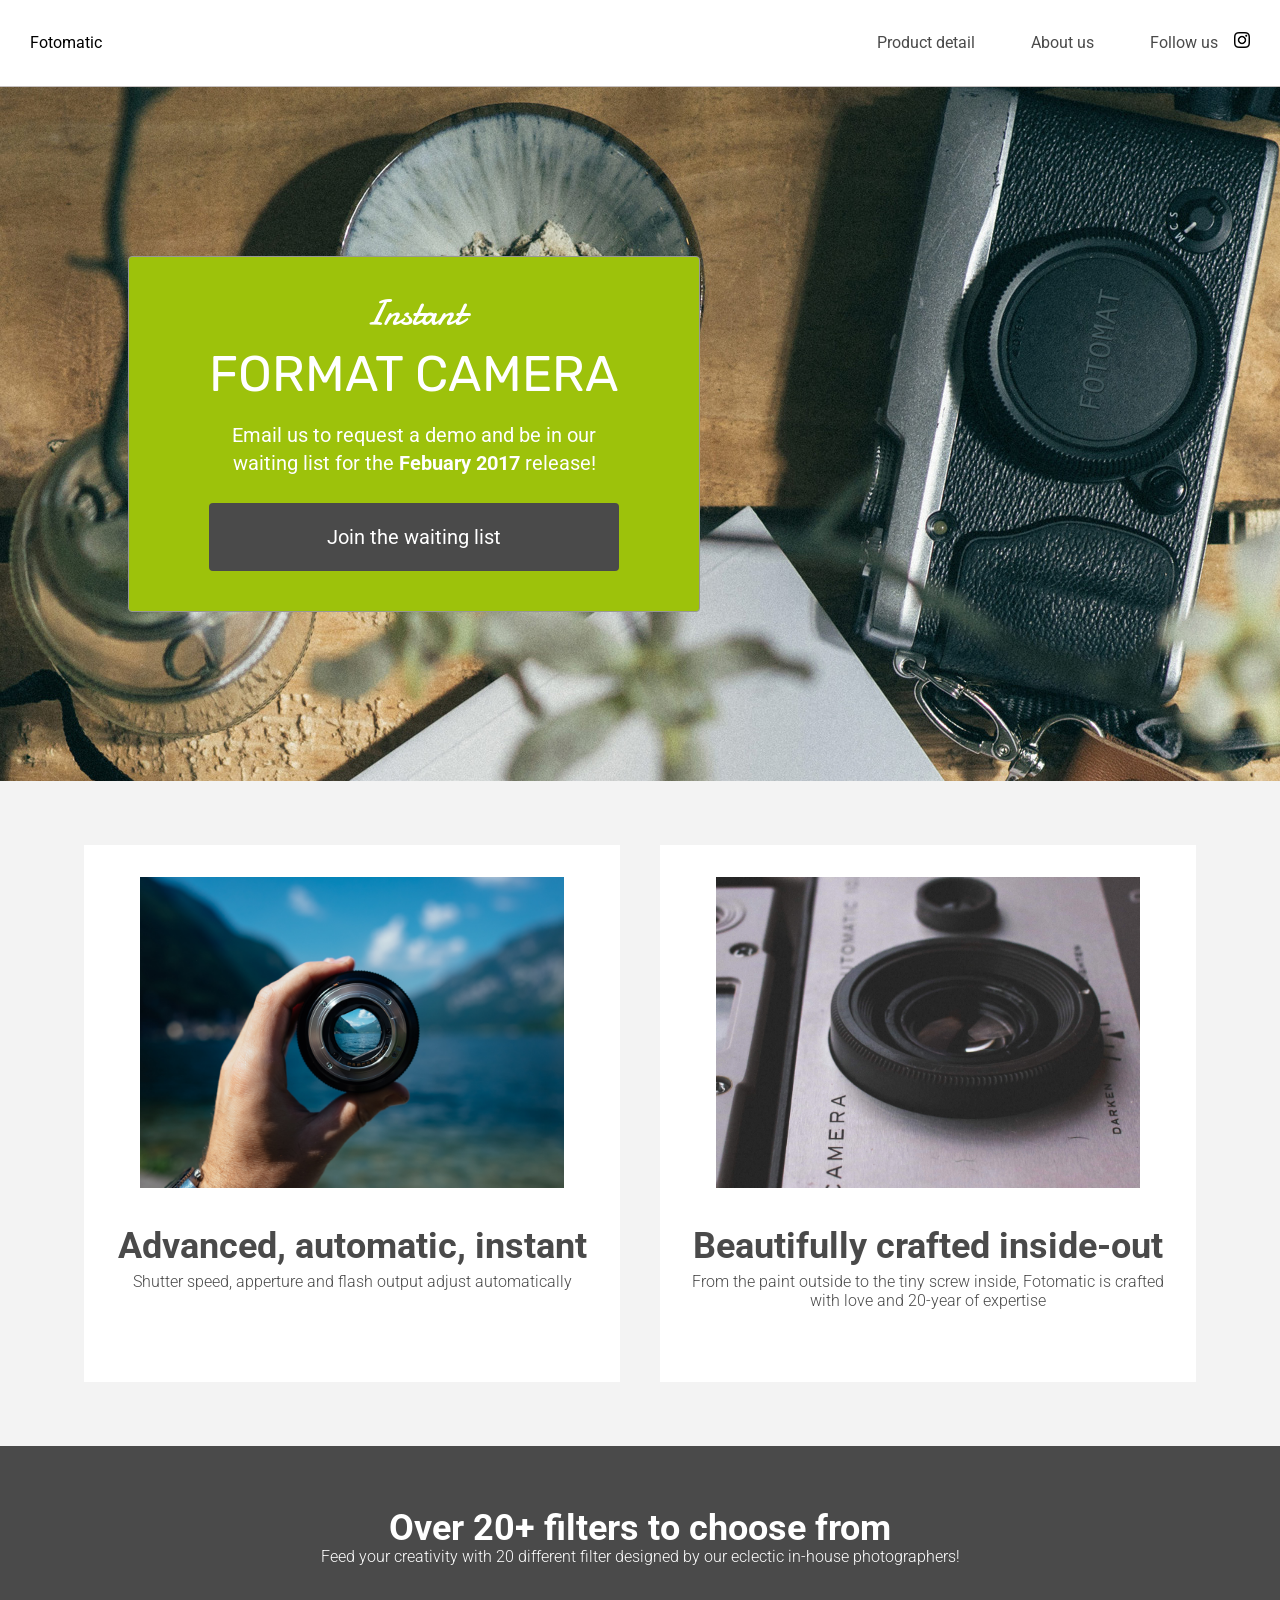
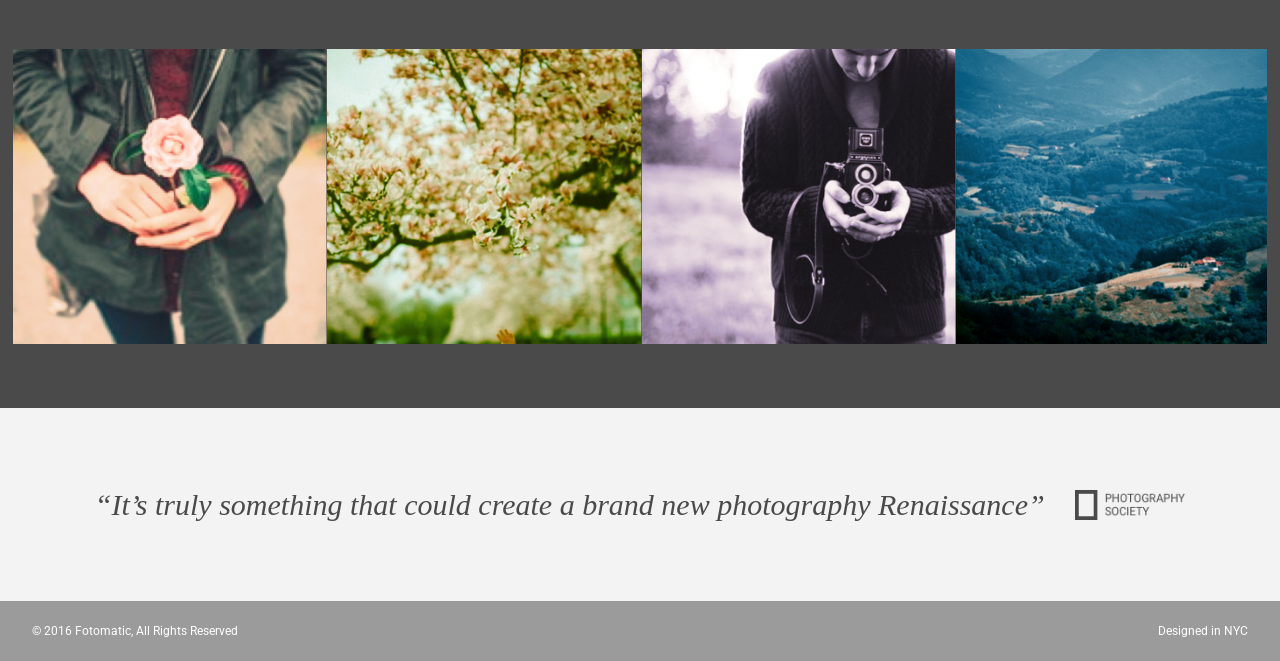
<file: Finished/Fotomatic/F1C1_solution/index.html>
<!DOCTYPE html>
<html>
<head>
  <link href="https://fonts.googleapis.com/css?family=Damion" rel="stylesheet">
  <link href="https://fonts.googleapis.com/css?family=Rubik" rel="stylesheet">
  <link href="https://fonts.googleapis.com/css?family=Roboto:300,400,600,700" rel="stylesheet">
  <link rel="stylesheet" href="./resources/css/reset.css">
  <link rel="stylesheet" href="./resources/css/style.css">
  <title>Fotomatic</title>
</head>
<body>
  <!-- Header -->
  <header>
    <div class="content">
      <a href="index.html" class="desktop logo">Fotomatic</a>
      <nav class="desktop">
        <ul>
          <li><a href="#">Product detail</a></li>
          <li><a href="#">About us</a></li>
          <li><a href="https://www.instagram.com/" target="_blank">Follow us <img class="icon" src="./resources/images/instagram.png"></a></li>
          <li><a href="#" class="button">Join us</a></li>
        </ul>
      </nav>
      <nav class="mobile">
        <ul>
          <li><a href="#"><img src="./resources/images/ic-logo.svg"></a></li>
          <li><a href="#"><img src="./resources/images/ic-product-detail.svg"></a></li>
          <li><a href="#"><img src="./resources/images/ic-about-us.svg"></a></li>
          <li><a href="#" class="button">Join us</a></li>
        </ul>
      </nav>
    </div>
  </header>

  <!-- Main Content -->
  <div class="main-content">

    <!-- Sign Up Section -->
    <div id="sign-up-section" class="banner">
      <div id="sign-up-cta">
        <div class="content center">
          <div class="header">
            <h2 class="cursive">Instant</h2>
            <h1 class="striking">FORMAT CAMERA</h1>
          </div>
          <div class="email">
            <span>
              Email us to request a demo and be in our waiting list for the <strong>Febuary 2017</strong> release!
            </span>
            <div class="button">Join the waiting list</div>
          </div>
        </div>
      </div>
    </div>

    <!-- Features Section -->
    <div id="features-section">
      <div class="feature">
        <div class="center">
          <div class="image-container">
            <img src="./resources/images/feature-1.png" />
          </div>
          <div class="content">
            <h2>Advanced, automatic, instant</h2>
            <h3>Shutter speed, apperture and flash output adjust automatically</h3>
          </div>
        </div>
      </div>
      <div class="feature">
        <div class="center">
          <div class="image-container">
            <img src="./resources/images/feature-2.png" />
          </div>
          <div class="content">
            <h2>Beautifully crafted inside-out</h2>
            <h3>From the paint outside to the tiny screw inside, Fotomatic is crafted with love and 20-year of expertise</h3>
          </div>
        </div>
      </div>
    </div>

    <!-- Filters Section -->
    <div id="filters-section">
      <div class="content center">
        <h2>Over 20+ filters to choose from</h2>
        <h3>Feed your creativity with 20 different filter designed by our eclectic in-house photographers!</h3>
      </div>
      <div class="images-container">
        <div class="image-container">
          <img src="./resources/images/filter-1.png" />
        </div>
        <div class="image-container">
          <img src="./resources/images/filter-2.png" />
        </div>
        <div class="image-container">
          <img src="./resources/images/filter-3.png" />
        </div>
        <div class="image-container extra">
          <img src="./resources/images/filter-4.png" />
        </div>
      </div>
    </div>

    <!-- Quotes Section -->
    <div id="quotes-section">
      <div class="content center">
        <span class="quote">“It’s truly something that could create a brand new photography Renaissance”</span>
        <img class="quote-citation" src="./resources/images/photography-logo.png" />
      </div>
    </div>

    <!-- Footer -->
    <footer>
      <div class="content">
        <span class="copyright">© 2016  Fotomatic, All Rights Reserved</span>
        <span class="location">Designed in NYC</span>
      </div>
    </footer>

  </div>
</body>
</html>
</file>
<file: Finished/Company Home Page/styles.css>
*, *::before, *::after {
    box-sizing: border-box;
    margin: 0;
    padding: 0;
}

body {
    font-family: "Lexend Mega", sans-serif;
    font-size: 22px;
}

a {
    text-decoration: none;
    color: gray;
    border-bottom: 1px dotted gray;
}

.page {
    display: flex;
    flex-direction: column;
    width: 100%;
    margin-top: 4em;
}

.nav {
    position: fixed;
    top: 0;
    width: 100%;
    height: 4em;
    display: flex;
    justify-content: space-between;
    align-items: center;
    padding: 0 24px;
    background-color: white;
    z-index: 1;
    border-bottom: 2px solid gray;
}

.nav .logo {
    font-size: 28px;
    font-weight: 800;
}

.nav ul {
    display: flex;
    list-style-type: none;
}

.nav a {
    margin: 0 16px;
    font-size: 16px;
}

.hero {
    height: 40vh;
    background-image: url('resources/skyscrapers.jpg');
    align-content: center;
}

.title {
    width: 100%;
    padding: 16px 0;
    background-color: white;
    text-align: center;
    align-content: center;
    line-height: 1.5;
    font-weight: 800;
}

section {
    margin-top: 96px;
}

.section-header {
    margin: 32px 24px;
    line-height: 1.6;
    text-align: center;
}

.companies {
    display: flex;
    flex-wrap: wrap;
    justify-content: space-around;
    align-items: center;
}

.company {
    display: flex;
    justify-content: space-between;
    align-items: center;
    padding: 8px;
}

.company img {
    width: 200px;
    padding: 8px;
    margin-left: auto;
    margin-top: auto;
}

.company span {
    min-width: 240px;
    padding: 8px;
    font-weight: bold;
    text-align: center;
}

.teammates {
    display: flex;
    justify-content: center;
    flex-wrap: wrap;
    background-image: url('resources/blurred-road.jpg');
    /* padding: 40px; */
}

.teammate {
    flex-basis: 280px;
    display: flex;
    flex-direction: column;
    justify-content: center;
    align-items: center;
    text-align: center;
    color: white;
    padding: 40px 0;
}

.teammate img {
    width: 200px;
    height: auto;
}

.teammate h3, .teammate p {
    margin: 16px 0;
}

footer {
    display: flex;
    flex-direction: column;
    text-align: center;
    gap: 24px;
    padding: 32px;
}
</file>
<file: Finished/Dasmotos/resources/css/style.css>
* {
    font-family: Helvetica;
}

h1 {
    background-image: url("../../images/pattern.jpeg");
    text-align: center;
    font-size: 100px;
    color: khaki;
    font-weight: bold;
}

h2 {
    font-size: 32px;
    font-weight: bold;
    color: white;
}

.price {
    font-weight: bold;
    color: blue;
}

#brushes {
    background-color: mediumspringgreen;
}

#frames {
    background-color: lightcoral;
}

#paint {
    background-color: skyblue;
}
</file>
<file: Finished/Fotomatic/resources/css/style.css>
/* Universal Styles */

html {
  font-family: "Roboto", sans-serif;
  font-size: 16px;
}

.main-content {
  position: relative;
  top: 5.3125rem; /* To offset for fixed header. */
}

.center {
  text-align: center;
}

.button {
  border-radius: 4px;
  background-color: #4a4a4a;
  color: white;
}

.image-container {
  overflow: hidden;
}

.image-container img {
  display: block;
  max-width: 100%;
}

@media only screen and (max-width: 895px) {
  .main-content {
    top: 2.5625rem;
  }
}

/* Header */

header {
  position: fixed;
  z-index: 1;
  width: 100%;
  border-bottom: solid 1px #c6c1c1;
  background-color: white;
}

header .content {
  display: flex;
  align-items: center;
  padding: 1.875rem;
}

header .logo {
  flex: 1;
  color: #4A4A4A;
  font-size: 1.5rem;
  font-family: "Roboto Mono", monospace;
}

header nav ul {
  display: flex;
}

nav li {
  padding-left: 3.5rem;
  color: #4A4A4A;
  font-size: 1rem;
  font-family: "Roboto";
  line-height: 1.6;
}

nav a {
  vertical-align: bottom;
  line-height: 1.6;
  font-size: 1rem;
  color: #4a4a4a;
}

nav .button {
  padding: .1875rem .5rem;
  background-color: #9dc20b;
  line-height: 1.6;
  color: white;
}

nav li:last-child {
  display: none;
}

header .icon {
  width: 1rem;
  padding-left: .75rem;
}

header .mobile {
  display: none;
}

@media only screen and (max-width: 895px) {
  nav li:last-child {
    display: block;
  }

  header .content {
    padding: 1rem;
  }
}

@media only screen and (max-width: 600px) {
  header .desktop {
    display: none;
  }

  header .mobile {
    display: block;
    width: 100%;
  }

  header .content {
    padding: .5rem 0;
    max-height: 3rem;
  }

  header .mobile ul {
    display: flex;
    justify-content: space-around;
    align-items: center;
    width: 100%;
  }

  header .mobile li {
    padding: 0;
  }

  header .mobile .button {
    padding: .1875rem .5rem;
    background-color: #9dc20b;
    line-height: 1.6;
    color: white;
  }
}

/* Sign Up Section */

#sign-up-section {
  display: flex;
  justify-content: flex-start;
  align-items: flex-start;
  height: 43.5rem;
  background-image: url(../images/banner-landingpage.jpg);
  background-position: bottom;
  background-size: cover;
  background-repeat: no-repeat;
}

#sign-up-cta {
  position: relative;
  top: 10.6875rem;
  left: 10%;
  padding: 0 5rem 2.5rem 5rem;
  border: solid 1px #979797;
  border-radius: 4px;
  background-color: #9dc20b;
}

#sign-up-cta .content {
  width: 25.625rem;
  margin-top: 2rem;
  font-family: "Roboto", sans-serif;
  font-size: 1.25rem;
  line-height: 1.4;
  color: white;
}

#sign-up-cta h1 {
  font-size: 3.125rem;
}

#sign-up-cta h2 {
  font-size: 2.25rem;
}

#sign-up-cta span strong {
  font-weight: bold;
}

#sign-up-cta .cursive {
  font-family: "Damion", cursive;
}

#sign-up-cta .striking {
  font-family: "Rubik", sans-serif;
  padding-bottom: .75rem;
}

#sign-up-cta .button {
  margin-top: 1.625rem;
  padding: 1.25rem 7.25rem;
}

@media only screen and (max-width: 895px) {
  #sign-up-section {
    align-items: center;
    justify-content: center;
    height: 28rem;
  }

  #sign-up-cta {
    position: static;
    width: auto;
    height: auto;
    background-color: transparent;
    border: none;
  }

  #sign-up-cta .content {
    margin-top: 0;
  }

  #sign-up-cta .email {
    display: none;
  }

  #sign-up-cta h1 {
    font-size: 3.125rem;
  }

  #sign-up-cta h2 {
    font-size: 2.25rem;
  }
}

@media only screen and (max-width: 600px) {
  #sign-up-section {
    height: 20rem;
  }

  #sign-up-cta h1 {
    font-size: 2.25rem;
  }

  #sign-up-cta h2 {
    font-size: 2rem;
  }
}

/* Features Section */

#features-section {
  display: flex;
  justify-content: space-between;
  padding: 4rem 5%;
  background-color: #f3f3f3;
}

.feature {
  flex: 1;
  padding: 2rem;
  margin: 0px 1.25rem;
  background-color: white;
}

.feature .image-container {
  width: 90%;
  height: 65%;
  margin: 0 auto;
}

.feature .content {
  padding: 2.5rem 0;
}

.feature h2 {
  padding-bottom: .5rem;
  font-size: 2.25rem;
  font-weight: bold;
  color: #4a4a4a;
}

.feature h3 {
  font-size: 1rem;
  line-height: 1.2;
  font-weight: 300;
  color: #4a4a4a;
}

@media only screen and (max-width: 895px) {
  #features-section, .feature {
    padding: 1rem;
  }

  .feature {
    margin: 0 .5rem;
  }

  .feature h2 {
    font-size: 2rem;
    line-height: 1.3;
  }

  .feature h3 {
    font-size: .875rem;
    line-height: 1.4;
  }
}

@media only screen and (max-width: 600px) {
  #features-section {
    flex-flow: column;
    padding: 0;
  }

  .feature {
    margin: 0;
    padding: 1.25rem 1rem 0 1rem;
  }

  .feature .content {
    padding-top: 1.25rem;
    padding-bottom: 1.875rem;
  }
}

/* Filters Section */

#filters-section {
  padding: 4rem 0;
  background-color: #4a4a4a;
}

#filters-section .content {
  padding: 0 .625rem;
  margin-bottom: 5rem;
}

#filters-section .content h2 {
  font-size: 2.25rem;
  font-weight: bold;
  color: white;
}

#filters-section .content h3 {
  font-size: 1rem;
  line-height: 1.4;
  font-weight: 300;
  color: white;
}

#filters-section .images-container {
  display: flex;
  max-width: 100%;
  padding: 0 1%;
}

@media only screen and (max-width: 600px) {
  #filters-section {
    padding: 1.5rem 0 0 0;
  }

  #filters-section .content {
    margin-bottom: 1rem;
  }

  #filters-section .content h2 {
    padding-bottom: .625rem;
    font-size: 1.125rem;
    line-height: 1.3;
    font-weight: normal;
  }

  #filters-section .content h3 {
    font-size: .875rem;
    line-height: 1.4;
  }

  #filters-section .images-container {
    padding: 0;
  }

  #filters-section .extra {
    display: none;
  }
}

/* Quotes Section */

#quotes-section {
  background-color: #f3f3f3;
}

#quotes-section .content {
  display: flex;
  align-items: center;
  justify-content: center;
  padding: 5rem 1.5rem;
}

#quotes-section .quote {
  padding-right: 1.875rem;
  font-family: "Palatino", serif;
  font-size: 1.875rem;
  line-height: 1.1;
  font-style: italic;
  color: #4a4a4a;
}

#quotes-section .quote-citation {
  height: 1.875rem;
}

@media only screen and (max-width: 895px) {
  #quotes-section .content {
    padding: 3rem 1.5rem;
  }

  #quotes-section .quote {
    font-size: 1.875rem;
    line-height: 1.1;
  }

  #quotes-section .quote-citation {
    display: block;
  }
}

@media only screen and (max-width: 600px) {
  #quotes-section .content {
    flex-wrap: wrap;
    padding: 1.875rem 0.625rem;
  }

  #quotes-section .quote {
    font-size: 1.5rem;
    line-height: 1.4;
  }

  #quotes-section .quote-citation {
    padding-top: 1rem;
  }
}

/* Footer */

footer {
  background-color: #9b9b9b;
  padding: 1.5rem 2rem;
}

footer .content {
  color: white;
  display: flex;
  font-size: .75rem;
}

footer .copyright {
  flex-grow: 1;
}

@media only screen and (max-width: 600px) {
  footer .content {
    font-size: .625rem;
  }
}
</file>
<file: Finished/gritt-ify-master/styles/style.css>
/* Universal Styles */

html {
    font-size: 16px;
    font-family: "Arial", sans-serif;
  }
  
  body {
    background-color: #F2F2F2;
  }
  
  h1 {
    color: white;
    font-size: 28px;
  }
  
  h2 {
    font-size: 24px;
    font-weight: 700;
    line-height: 2.5;
  }
  
  a {
    text-decoration: none;
  }
  
  p {
    margin: 16px 0;
  }
  
  strong {
    font-weight: bold;
  }
  
  /* Header */
  
  .header {
    font-family: "Arial", sans-serif;
    font-size: 14px;
    line-height: 1.25;
    background-color: #fff;
    position: fixed;
    top: 0;
    width: 100%;
  }
  
  .header li {
    display: inline-block;
  }
  
  .header a {
    display: block;
    color: #4A4A4A;
    padding: 30px 20px;
  }
  
  a.home {
    color: #4D00FF;
  }
  
  
  /* Banner Section */
  
  .banner {
    background-color: #4D00FF;
    padding: 100px 0;
    margin-top: 77px;
    text-align: center;
  }
  
  .banner p {
    border-top: 1px solid #fff;
    border-bottom: 1px solid #fff;
    padding: 10px;
    color: #ffffff;
  }

  .banner #small-gritty {
      height: 100px;
      width: 100px;
      -webkit-filter: drop-shadow(1px 1px 1px #222 );
      filter: drop-shadow(1px 1px 1px #222);
  }
  
  /*hide-and-go Sections */
  
  #hide-and-go {
    padding: 20px;
    margin: 20px 0;
    text-align: center;
    color: #4C4C4C;
  }
  
  .border {
      border: 3px solid orange;
      margin: auto;
      width: 20%;
  }

  .border img {
      width: 90%;
  }
  
  /* gritter Card Sections */
  
  .gritter-card {
    background-color: #ffffff;
    margin: 50px 0;
    padding: 20px 50px;
  }
  
  .gritter-card .subheader {
    font-size: 20px;
    line-height: 1.25;
  }
  
  .sample {
    display: inline-block;
    padding: 0 20px;
    margin: 20px;
  }
  
  .sample h2 {
    line-height: 1.5;
  }
  
  .gritter {
    color: #4D00FF;
    font-size: 100px;
  }

  #greets ul {
    list-style-type: none;
  }

  .avatar {
      height: 50px;
      width: 50px;
      border-radius: 50%;
      vertical-align: middle;
      background-image: url('../assets/better_than_drake.png');
      background-size: cover;
      display: inline-block;
  }
  
  /* Add styles for the Garamond font here */
  
  /* Add styles for the Helvetica font here */
  
  /* Add styles for the Space Mono font here */
  
  .bold {
    font-weight: 900;
  }
  
  .regular {
    font-weight: normal;
  }
  
  .italic {
    font-weight: normal;
    font-style: italic;
  }
  
  /* Media Queries */
  
  @media only screen and (max-width: 535px) {
    .header {
      font-size: 14px;
    }
  
    .header a {
      padding: 30px 20px;
    }
  
    a.home {
      display: none;
    }
  }
</file>
<file: Finished/HelloWorld/resources/css/style.css>
* {
  font-family: Helvetica, Arial, sans-serif;
}


h1 {
  color: SeaGreen;
}


p, 
li {
  font-size: 18px;
}


a {
  text-decoration: none;
}
</file>
<file: Finished/number-guesser-starting/style.css>
* {
  font-family: 'Nunito Sans';
  box-sizing: border-box;
}

body {
  margin: 0 auto;
  padding: 3px;
  background-color: #fff;
}

.game-container {
  max-width: 640px;
  margin: 0 auto;
  text-align: center;
}

header {
  display: flex;
  justify-content: center
}

.rounds {
  display: flex;
  flex-direction: column;
  align-items: center;
  margin-bottom: 30px;
}

.round-label {
  font-size: 30px;
  font-weight: 700;
  margin-bottom: 0px;
}

.guess {
  min-width: 303px;
  height: 328px;
  display: flex;
  flex-direction: column;
  align-items: center;
  padding: 19px;
}

.guessing-area {
  display: flex;
  justify-content: space-around;
  align-items: flex-start;
  margin-bottom: 60px;
}

.guess-title {
  display: flex;
  flex-direction: column;
  align-items: center;
  justify-content: flex-start;
  margin-bottom: 20px;
}

.guess-label {
  font-size: 18px;
  font-weight: 700;
  margin: 0;
}

.score-label {
  font-size: 14px;
  font-weight: 700;
  margin: 0;
}

.target-guess {
  display: flex;
  flex-direction: column;
  align-items: center;
  justify-content: flex-start;
}

.computer-guess {
  background-color: #ececec;
}

#computer-guess {
  font-size: 50px;
  font-weight: 700;
  color: #a5a5a5;
}

.human-guess {
  border: 1px solid #979797;
}

.guess input {
  height: 90px;
  width: 90px;
  font-size: 30px;
  text-align: center;
  margin: 0 auto;
  margin-bottom: 7px;
}

.number-controls {
  font-size: 0;
  margin-bottom: 23px;
}

.number-control {
  border: solid 1px #4c7ef3;
  display: inline-block;
  width: 45px;
  height: 35px;
  font-size: 24px;
  font-weight: 700;
  color: #4c7ef3;
  cursor: pointer;
}

.number-controls button[disabled] {
  color: #dfdfdf;
  cursor: default;
}

.left {
  border-top-left-radius: 22.5px;
  border-bottom-left-radius: 22.5px;
}

.right {
  border-top-right-radius: 22.5px;
  border-bottom-right-radius: 22.5px;
  border-left-width: 0px;
}

.controls {
  display: flex;
  justify-content: space-around;
}

.button {
  background-color: #4c7ef3;
  color: #fff;
  cursor: pointer;
}

#guess {
  padding: 20px;
  width: 169px;
  height: 59px;
  border: none;
  font-weight: 700;
  font-size: 14px;
}

input[type=number]::-webkit-inner-spin-button {
  -webkit-appearance: none;
}

#next-round {
  width: 179px;
  height: 64px;
  font-size: 18px;
  font-weight: bold;
  margin-left: auto;
  margin-right: auto;
  margin-bottom: 60px;
}
  
.button[disabled] {
  background-color: #d2d2d2;
  color: #a0a0a0;
  cursor: default;
}

.instructions {
  background-color: #ececec;
  width: 100%;
  display: flex;
  justify-content: space-around;
}

.instruction {
  width: 180px;
  padding: 2px;
  text-align: center;
}

.instructions h3 {
  font-size: 14px;
}


.winning-text, .winning-text[disabled] {
  color: #ec3636;
  font-weight: 700;
}
</file>
<file: Finished/Responsive Club Website/styles.css>
* {
    box-sizing: border-box;
    padding: 0;
    margin: 0;
}

body {
    font-family: Montserrat, sans-serif;
    background-color: darksalmon;
}

h2, h3 {
    color: yellow;
}

.nav {
    background-color: teal;
    width: 100%;
}

.nav ul {
    display: flex;
    flex-direction: row;
    list-style: none;
    padding: 2em;
}

.nav li a {
    text-decoration: none;
    color: darksalmon;
    font-weight: bold;
    letter-spacing: 0.7;
    padding: 1em 2em;
    text-align: center;
    align-self: center;
    justify-self: center;
}

.nav li a:hover {
    color: rgb(202, 110, 79);
}

.hero {
    width: 100%;
    height: 40%;
    background-image: url('resources/marathon-runners.jpg');
    background-size: cover;
    background-position: center;
    align-content: center;
}

.title {
    width: 100%;
    font-size: 2.5em;
    text-align: center;
    padding: 0.5em 1em;
    font-weight: bolder;
    color: indianred;
    background-color: black;
    opacity: 0.6;
}

section {
    padding: 3em 1em;
}

.about {
    color: white;
}

.about p {
    margin-top: 1em;
}

.img-row {
    display: flex;
    flex-direction: row;
    flex-wrap: wrap;
    max-width: 100%;
    align-content: center;
    justify-content: space-around;
}

.img-row img {
    width: 30%;
}

.quote {
    background-color: teal;
    color: yellow;
    margin: 2em 0;
}

.quote h2 {
    line-height: 1.4;
    margin-bottom: 1em;
}

.info {
    text-align: center;
}

.info img {
    width: 50%;
    margin: 1em 0;
}

@media only screen and (max-width: 1048px) {
    .img-row { 
        flex-direction: column;
        padding: 0;
    }

    .img-row img {
        width: 100%;
        padding-top: 2em;
    }

    .quote h2 {
        font-size: 2em;
    }
}

@media only screen and (max-width: 640px) {
    .nav ul {
        flex-direction: column;
        gap: 1.5em;
        align-items: center;
    }

    .title {
        font-size: 2em;
    }

    .img-row img {
        margin-top: 0;
        width: 100%;
    }
}

@media only screen and (max-width: 320px) {
    body {
        background-color: green;
    }

    .hero {
        height: 20%;
    }

    .nav ul {
        padding: 1em;
        gap: 0.5em;
    }

    .nav li a {
        font-size: 0.7em;
    }

    .title, .quote h2, .info h2 {
        font-size: 1em;
    }
    
    .quote p {
        font-size: 0.5em;
    }
}
</file>
<file: To-Do/Design_System/style.css>
* {
    font-family: Verdana, Geneva, Tahoma, sans-serif;
}

body {
    margin: 0;
}

h1 {
    text-align: center;
    font-size: 48px;
    letter-spacing: 4px;
    word-spacing: 4px;
}

.navigation {
    left: 0;
    margin-top: 0;
    padding: 24px 0;
    display: flex;
    justify-content: center;
    background-color: #EEE;
}

.navigation li{
    display: inline;
}

.navigation a {
    display: inline-block;
    width: 160px;
    background-color: #DDD;
    border: 2px solid #444;
    margin: 4px 16px;
    padding: 12px;
    text-align: center;
    text-decoration: none;
    color: #555;
    text-transform: uppercase;
    letter-spacing: 2px;
    font-weight: 400;
}

section.design {
    margin: 12px;
    padding: 8px;
    border: 1px solid #444;
}

.navigation li a:hover {
    color: red;
}

#container {
    display: flex;
}

.box {
    width: 300px;
    background-color: blue;
}
</file>
<file: Finished/Fotomatic/F1C1_solution/resources/css/style.css>
/* Universal Styles */

html {
  font-family: "Roboto", sans-serif;
  font-size: 16px;
}

.main-content {
  position: relative;
  top: 5.3125rem; /* To offset for fixed header. */
}

.center {
  text-align: center;
}

.button {
  border-radius: 4px;
  background-color: #4a4a4a;
  color: white;
}

.image-container {
  overflow: hidden;
}

.image-container img {
  display: block;
  max-width: 100%;
}

@media only screen and (max-width: 895px) {
  .main-content {
    top: 2.5625rem;
  }
}

/* Header */

header {
  position: fixed;
  z-index: 100;
  width: 100%;
  border-bottom: solid 1px #c6c1c1;
  background-color: white;
}

header .content {
  display: flex;
  align-items: center;
  padding: 1.875rem;
}

header .logo {
  flex: 1;
}

header nav ul {
  display: flex;
}

nav li {
  padding-left: 3.5rem;
}

nav a {
  vertical-align: bottom;
  line-height: 1.6;
  font-size: 1rem;
  color: #4a4a4a;
}

nav .button {
  padding: .1875rem .5rem;
  background-color: #9dc20b;
  line-height: 1.6;
  color: white;
}

nav li:last-child {
  display: none;
}

header .icon {
  width: 1rem;
  padding-left: .75rem;
}

header .mobile {
  display: none;
}

@media only screen and (max-width: 895px) {
  nav li:last-child {
    display: block;
  }

  header .content {
    padding: 1rem 1rem;
  }
}

@media only screen and (max-width: 600px) {
  header .desktop {
    display: none;
  }

  header .mobile {
    display: block;
    width: 100%;
  }

  header .content {
    padding: .5rem 0;
  }

  header .mobile ul {
    display: flex;
    justify-content: space-around;
    align-items: center;
    width: 100%;
  }

  header .mobile li {
    padding: 0;
  }
}

/* Sign Up Section */

#sign-up-section {
  display: flex;
  justify-content: flex-start;
  align-items: flex-start;
  height: 43.5rem;
  background-image: url('../images/banner-landingpage.jpg');
  background-position: bottom;
  background-size: cover;
  background-repeat: no-repeat;
}

#sign-up-cta {
  position: relative;
  top: 171px;
  left: 10%;
  padding: 0 5rem 2.5rem 5rem;
  border: solid 1px #979797;
  border-radius: 4px;
  background-color: #9dc20b;
}

#sign-up-cta .content {
  width: 25.625rem;
  margin-top: 2rem;
  font-family: "Roboto", sans-serif;
  font-size: 1.25rem;
  line-height: 1.4;
  color: white;
}

#sign-up-cta h1 {
  font-size: 3.125rem;
}

#sign-up-cta h2 {
  font-size: 2.25rem;
}

#sign-up-cta span strong {
  font-weight: bold;
}

#sign-up-cta .cursive {
  font-family: "Damion", cursive;
}

#sign-up-cta .striking {
  font-family: "Rubik", sans-serif;
  padding-bottom: .75rem;
}

#sign-up-cta .button {
  margin-top: 1.625rem;
  padding: 1.25rem 7.25rem;
}

@media only screen and (max-width: 895px) {
  #sign-up-section {
    align-items: center;
    justify-content: center;
    height: 28rem;
  }

  #sign-up-cta {
    position: static;
    width: auto;
    height: auto;
    background-color: transparent;
    border: none;
  }

  #sign-up-cta .content {
    margin-top: 0;
  }

  #sign-up-cta .email {
    display: none;
  }

  #sign-up-cta h1 {
    font-size: 3.125rem;
  }

  #sign-up-cta h2 {
    font-size: 2.25rem;
  }
}

@media only screen and (max-width: 600px) {
  #sign-up-section {
    height: 20rem;
  }

  #sign-up-cta h1 {
    font-size: 2.25rem;
  }

  #sign-up-cta h2 {
    font-size: 2rem;
  }
}

/* Features Section */

#features-section {
  display: flex;
  justify-content: space-between;
  padding: 4rem 5%;
  background-color: #f3f3f3;
}

.feature {
  flex: 1;
  padding: 2rem;
  margin: 0px 1.25rem;
  background-color: white;
}

.feature .image-container {
  width: 90%;
  height: 65%;
  margin: 0 auto;
}

.feature .content {
  padding: 2.5rem 0;
}

.feature h2 {
  padding-bottom: .5rem;
  font-size: 2.25rem;
  font-weight: bold;
  color: #4a4a4a;
}

.feature h3 {
  font-size: 1rem;
  line-height: 1.2;
  font-weight: 300;
  color: #4a4a4a;
}

@media only screen and (max-width: 895px) {
  #features-section {
    padding: 1rem;
  }

  .feature {
    margin: 0px .5rem;
    padding: 1rem;
  }

  .feature h2 {
    font-size: 2rem;
    line-height: 1.3;
  }

  .feature h3 {
    font-size: .875rem;
    line-height: 1.4;
  }
}

@media only screen and (max-width: 600px) {
  #features-section {
    flex-flow: column;
    padding: 0;
  }

  .feature {
    margin: 0;
    padding: 1.25rem 1rem 0 1rem;
  }

  .feature .content {
    padding: 1.25rem 0 1.875rem 0;
  }
}

/* Filters Section */

#filters-section {
  padding: 4rem 0;
  background-color: #4a4a4a;
}

#filters-section .content {
  padding: 0 .625rem;
  margin-bottom: 5rem;
}

#filters-section .content h2 {
  font-size: 2.25rem;
  font-weight: bold;
  color: white;
}

#filters-section .content h3 {
  font-size: 1rem;
  line-height: 1.4;
  font-weight: 300;
  color: white;
}

#filters-section .images-container {
  display: flex;
  max-width: 100%;
  padding: 0 1%;
}

@media only screen and (max-width: 600px) {
  #filters-section {
    padding: 1.5rem 0 0 0;
  }

  #filters-section .content {
    margin-bottom: 1rem;
  }

  #filters-section .content h2 {
    padding-bottom: .625rem;
    font-size: 1.125rem;
    line-height: 1.3;
    font-weight: normal;
  }

  #filters-section .content h3 {
    font-size: .875rem;
    line-height: 1.4;
  }

  #filters-section .images-container {
    padding: 0;
  }

  #filters-section .extra {
    display: none;
  }
}

/* Quotes Section */

#quotes-section {
  background-color: #f3f3f3;
}

#quotes-section .content {
  display: flex;
  align-items: center;
  justify-content: center;
  padding: 5rem 1.5rem;
}

#quotes-section .quote {
  padding-right: 1.875rem;
  font-family: "Palatino", serif;
  font-size: 1.875rem;
  line-height: 1.1;
  font-style: italic;
  color: #4a4a4a;
}

#quotes-section .quote-citation {
  height: 1.875rem;
}

@media only screen and (max-width: 895px) {
  #quotes-section .content {
    padding: 3rem 1.5rem;
  }
}

@media only screen and (max-width: 600px) {
  #quotes-section .content {
    flex-flow: column;
    padding: 1.875rem .625rem;
  }

  #quotes-section .quote {
    font-size: 1.5rem;
    line-height: 1.4;
  }

  #quotes-section .quote-citation {
    display: block;
    padding-top: 1rem;
    margin: auto;
  }
}

/* Footer */

footer {
  background-color: #9b9b9b;
  padding: 1.5rem 2rem;
}

footer .content {
  color: white;
  display: flex;
  font-size: .75rem;
}

footer .copyright {
  flex-grow: 1;
}

@media only screen and (max-width: 600px) {
  footer .content {
    font-size: .625rem;
  }
}
</file>
